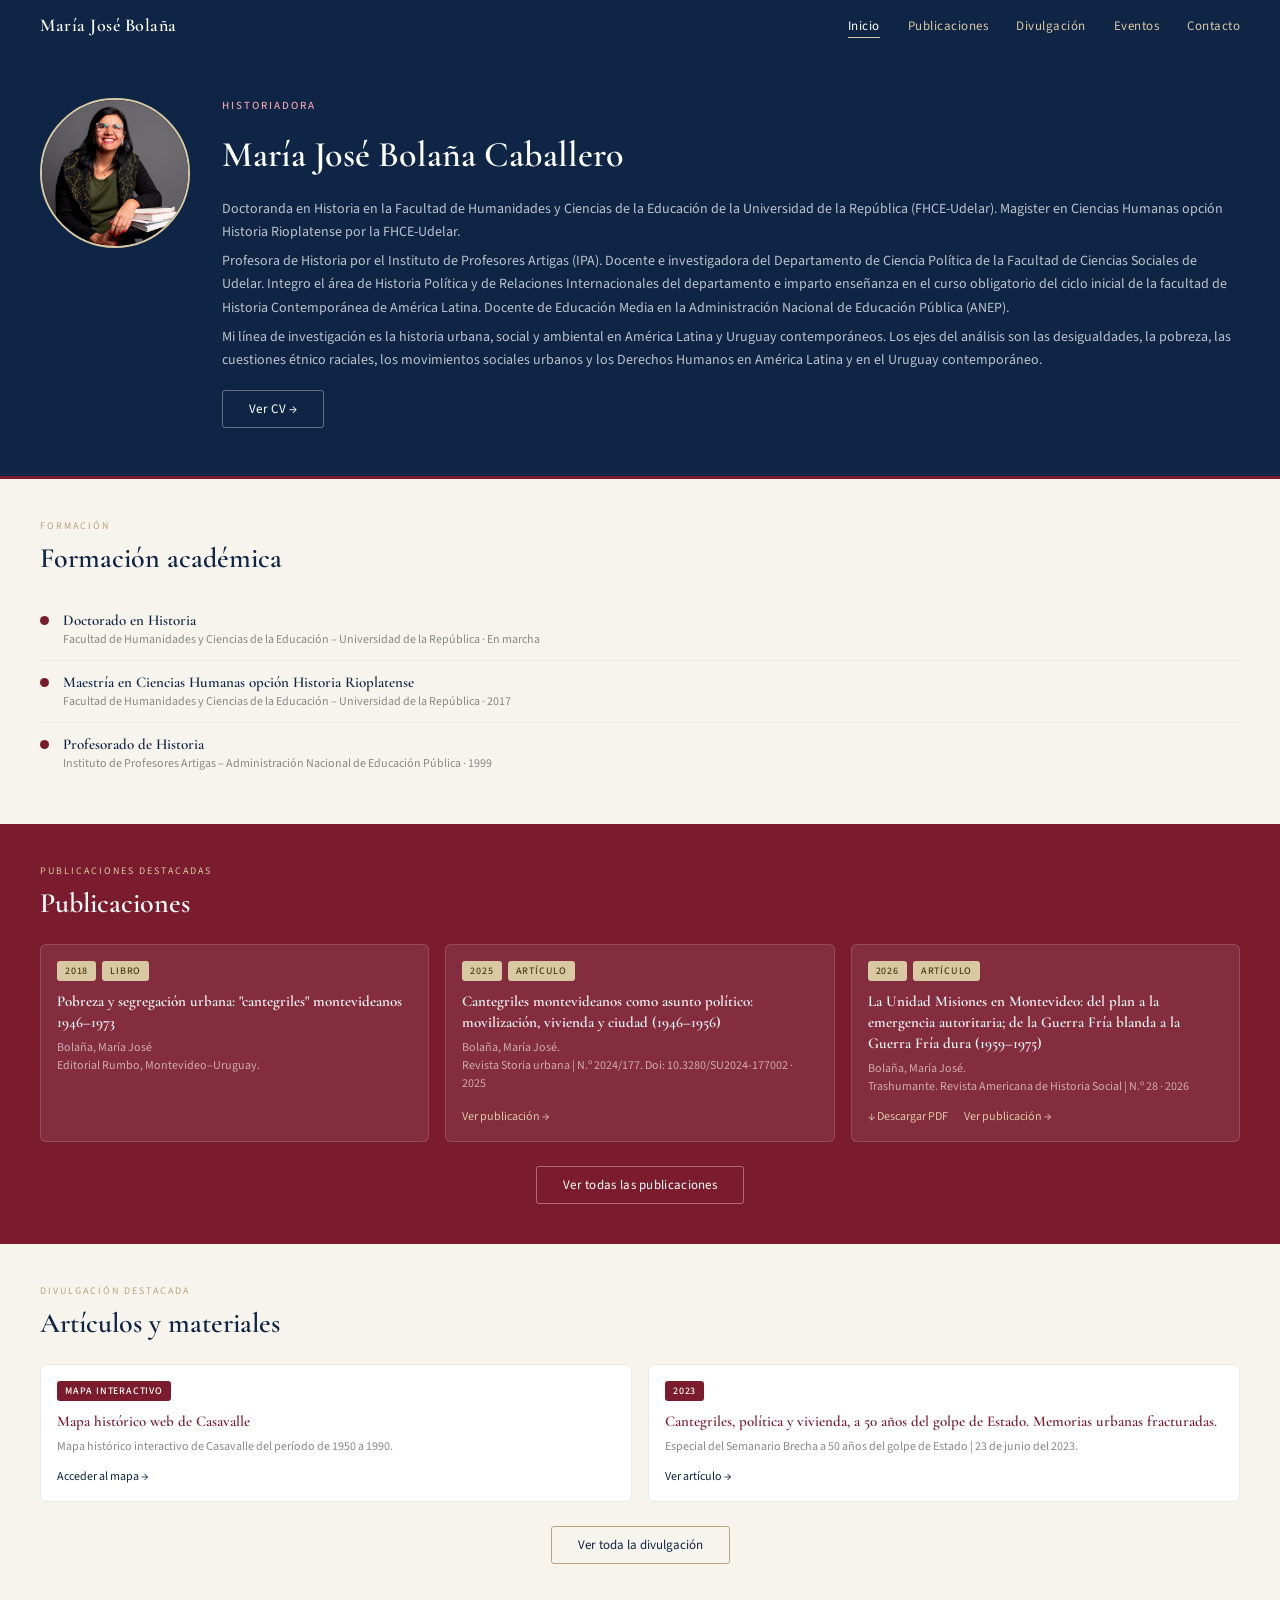
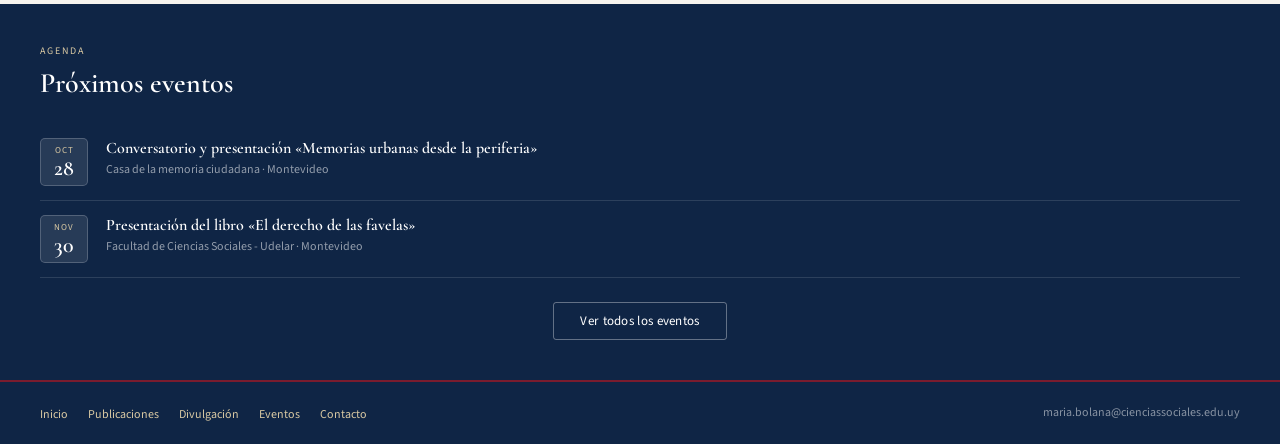
<file: index.html>
<!DOCTYPE html>
<html lang="es">
<head>
  <meta charset="UTF-8">
  <meta name="viewport" content="width=device-width, initial-scale=1.0">
  <title>María José Bolaña</title>

  <!-- SEO y vista previa al compartir -->
  <meta name="description" content="María José Bolaña. Doctoranda en Historia en la Facultad de Humanidades y Ciencias de la Educación de la Universidad de la República (FHCE-Udelar). Magister en Ciencias Humanas opción Historia Rioplatense por la FHCE-Udelar.">
  <meta name="keywords" content="maría josé bolaña, historiadora, montevideo, uruguay, publicaciones, artículos, eventos, contacto, facultad de ciencias sociales, universidad de la república, udelar, historia">
  <meta property="og:title" content="María José Bolaña">
  <meta property="og:description" content="María José Bolaña. Doctoranda en Historia en la Facultad de Humanidades y Ciencias de la Educación de la Universidad de la República (FHCE-Udelar). Magister en Ciencias Humanas opción Historia Rioplatense por la FHCE-Udelar.">
  <meta property="og:image" content="https://mariajosebolana.netlify.app/assets/perfil-mariajose.jpeg">
  <meta name="google-site-verification" content="9nA4LfUQbrpH8FGoXHZjadiaDSAkVesVZIEacCfCP_A" />

  <link rel="icon" href="favicon.ico" type="image/x-icon">
  <link rel="stylesheet" href="./css/styles.css">
</head>
<body>

  <!-- ══════════ NAVBAR ══════════ -->
  <nav class="navbar">
    <a href="index.html" class="navbar-brand">María José Bolaña</a>
    <button class="hamburger" onclick="toggleMenu()" aria-label="Menú">
      <span></span><span></span><span></span>
    </button>
    <ul class="navbar-links" id="navbar-links">
      <li><a href="#" class="current">Inicio</a></li>
      <li><a href="./pages/publicaciones.html">Publicaciones</a></li>
      <li><a href="./pages/articulos.html">Divulgación</a></li>
      <li><a href="./pages/eventos.html">Eventos</a></li>
      <li><a href="./pages/contacto.html">Contacto</a></li>
    </ul>
  </nav>

  <div class="contenedor">

    <!-- ══════════ HERO / BIOGRAFÍA ══════════ -->
    <div class="hero">
      <div class="avatar">
        <img src="./assets/perfil-mariajose.jpeg" alt="Foto de perfil" onerror="this.style.display='none'; this.parentNode.innerHTML='foto<br>perfil'">
      </div>
      <div class="hero-texto">
        <div class="subtitulo-hero">Historiadora</div>
        <h1>María José Bolaña Caballero</h1>
        <div class="hero-bio">
          <p>Doctoranda en Historia en la Facultad de Humanidades y Ciencias de la Educación de la Universidad de la República (FHCE-Udelar). Magister en Ciencias Humanas opción Historia Rioplatense por la FHCE-Udelar.</p>
          <p>Profesora de Historia por el Instituto de Profesores Artigas (IPA). Docente e investigadora del Departamento de Ciencia Política de la Facultad de Ciencias Sociales de Udelar. Integro el área de Historia Política y de Relaciones Internacionales del departamento e imparto enseñanza en el curso obligatorio del ciclo inicial de la facultad de Historia Contemporánea de América Latina. Docente de Educación Media en la Administración Nacional de Educación Pública (ANEP).</p>
          <p>Mi línea de investigación es la historia urbana, social y ambiental en América Latina y Uruguay contemporáneos. Los ejes del análisis son las desigualdades, la pobreza, las cuestiones étnico raciales, los movimientos sociales urbanos y los Derechos Humanos en América Latina y en el Uruguay contemporáneo.</p>
        </div>
        <a href="./assets/cvuy María José Bolaña. Setiembre 2026.pdf" target="_blank" class="btn-ghost btn-cv">Ver CV →</a>
      </div>
    </div>

    <!-- ══════════ FORMACIÓN ══════════ -->
    <div class="b-crema fade-in">
      <div class="label">Formación</div>
      <div class="titulo">Formación académica</div>
      <ul class="form-lista">
        <li class="form-item">
          <div class="form-dot"></div>
          <div>
            <h4>Doctorado en Historia</h4>
            <p>Facultad de Humanidades y Ciencias de la Educación – Universidad de la República · En marcha</p>
          </div>
        </li>
        <li class="form-item">
          <div class="form-dot"></div>
          <div>
            <h4>Maestría en Ciencias Humanas opción Historia Rioplatense</h4>
            <p>Facultad de Humanidades y Ciencias de la Educación – Universidad de la República · 2017</p>
          </div>
        </li>
        <li class="form-item">
          <div class="form-dot"></div>
          <div>
            <h4>Profesorado de Historia</h4>
            <p>Instituto de Profesores Artigas – Administración Nacional de Educación Pública · 1999</p>
          </div>
        </li>
      </ul>
    </div>

    <!-- ══════════ PUBLICACIONES DESTACADAS ══════════ -->
    <div class="b-borgona fade-in">
      <div class="label">Publicaciones destacadas</div>
      <div class="titulo">Publicaciones</div>
      <div class="cards3">

        <div class="card-borgona">
          <div class="card-tags">
            <span class="tag tag-arena">2018</span>
            <span class="tag tag-arena">Libro</span>
          </div>
          <h3>Pobreza y segregación urbana: "cantegriles" montevideanos 1946–1973</h3>
          <p>Bolaña, María José</p>
          <p>Editorial Rumbo, Montevideo–Uruguay.</p>
        </div>

        <div class="card-borgona">
          <div class="card-tags">
            <span class="tag tag-arena">2025</span>
            <span class="tag tag-arena">Artículo</span>
          </div>
          <h3>Cantegriles montevideanos como asunto político: movilización, vivienda y ciudad (1946–1956)</h3>
          <p>Bolaña, María José.</p>
          <p>Revista Storia urbana | N.º 2024/177. Doi: 10.3280/SU2024-177002 · 2025</p>
          <div class="card-acciones">
            <a href="https://www.francoangeli.it/riviste/articolo/77401" target="_blank" rel="noopener">Ver publicación →</a>
          </div>
        </div>

        <div class="card-borgona">
          <div class="card-tags">
            <span class="tag tag-arena">2026</span>
            <span class="tag tag-arena">Artículo</span>
          </div>
          <h3>La Unidad Misiones en Montevideo: del plan a la emergencia autoritaria; de la Guerra Fría blanda a la Guerra Fría dura (1959–1975)</h3>
          <p>Bolaña, María José.</p>
          <p>Trashumante. Revista Americana de Historia Social | N.º 28 · 2026</p>
          <div class="card-acciones">
            <a class="art-link-crema" href="./assets/Articulo-Misiones.pdf" download>↓ Descargar PDF</a>
            <a href="https://revistatrashumante.com/avada_portfolio/numero-28/" target="_blank" rel="noopener">Ver publicación →</a>
          </div>
        </div>

      </div>
      <div class="ver-mas">
        <a href="./pages/publicaciones.html" class="btn-ghost">Ver todas las publicaciones</a>
      </div>
    </div>

    <!-- ══════════ DIVULGACIÓN DESTACADA ══════════ -->
    <div class="b-crema fade-in">
      <div class="label">Divulgación destacada</div>
      <div class="titulo">Artículos y materiales</div>
      <div class="cards2">

        <div class="card-crema">
          <div class="card-tags">
            <span class="tag tag-borgona">Mapa interactivo</span>
          </div>
          <h3>Mapa histórico web de Casavalle</h3>
          <p>Mapa histórico interactivo de Casavalle del período de 1950 a 1990.</p>
          <div class="card-acciones">
            <a class="art-link-crema" href="https://share.google/fh9q6NUiyfzwJMXre" target="_blank" rel="noopener">Acceder al mapa →</a>
          </div>
        </div>

        <div class="card-crema">
          <div class="card-tags">
            <span class="tag tag-borgona">2023</span>
          </div>
          <h3>Cantegriles, política y vivienda, a 50 años del golpe de Estado. Memorias urbanas fracturadas.</h3>
          <p>Especial del Semanario Brecha a 50 años del golpe de Estado | 23 de junio del 2023.</p>
          <div class="card-acciones">
            <a class="art-link-crema" href="https://brecha.com.uy/memorias-urbanas-fracturadas/" target="_blank" rel="noopener">Ver artículo →</a>
          </div>
        </div>

      </div>
      <div class="ver-mas">
        <a href="./pages/articulos.html" class="btn-outline">Ver toda la divulgación</a>
      </div>
    </div>

    <!-- ══════════ PRÓXIMOS EVENTOS ══════════ -->
    <div class="b-azul fade-in">
      <div class="label">Agenda</div>
      <div class="titulo">Próximos eventos</div>

      <!-- Cuando no haya próximos eventos, borrar el bloque .ev de abajo y descomentar esta línea:
      <p class="no-events">No hay próximos eventos programados.</p>
      -->

      <div class="ev">
        <div class="ev-fecha"><span class="mes">oct</span><span class="dia">28</span></div>
        <div class="ev-info">
          <h4>Conversatorio y presentación «Memorias urbanas desde la periferia»</h4>
          <p>Casa de la memoria ciudadana · Montevideo</p>
        </div>
      </div>

      <div class="ev">
        <div class="ev-fecha"><span class="mes">nov</span><span class="dia">30</span></div>
        <div class="ev-info">
          <h4>Presentación del libro «El derecho de las favelas»</h4>
          <p class="ev-lugar">Facultad de Ciencias Sociales - Udelar · Montevideo</p>
          <p></p>
        </div>
      </div>

      <div class="ver-mas">
        <a href="./pages/eventos.html" class="btn-ghost">Ver todos los eventos</a>
      </div>
    </div>

    <!-- ══════════ FOOTER ══════════ -->
    <footer class="footer">
      <ul class="footer-links">
        <li><a href="#">Inicio</a></li>
        <li><a href="./pages/publicaciones.html">Publicaciones</a></li>
        <li><a href="./pages/articulos.html">Divulgación</a></li>
        <li><a href="./pages/eventos.html">Eventos</a></li>
        <li><a href="./pages/contacto.html">Contacto</a></li>
      </ul>
      <span class="footer-mail">maria.bolana@cienciassociales.edu.uy</span>
    </footer>

  </div>

  <script src="./js/menu.js"></script>

</body>
</html>
</file>
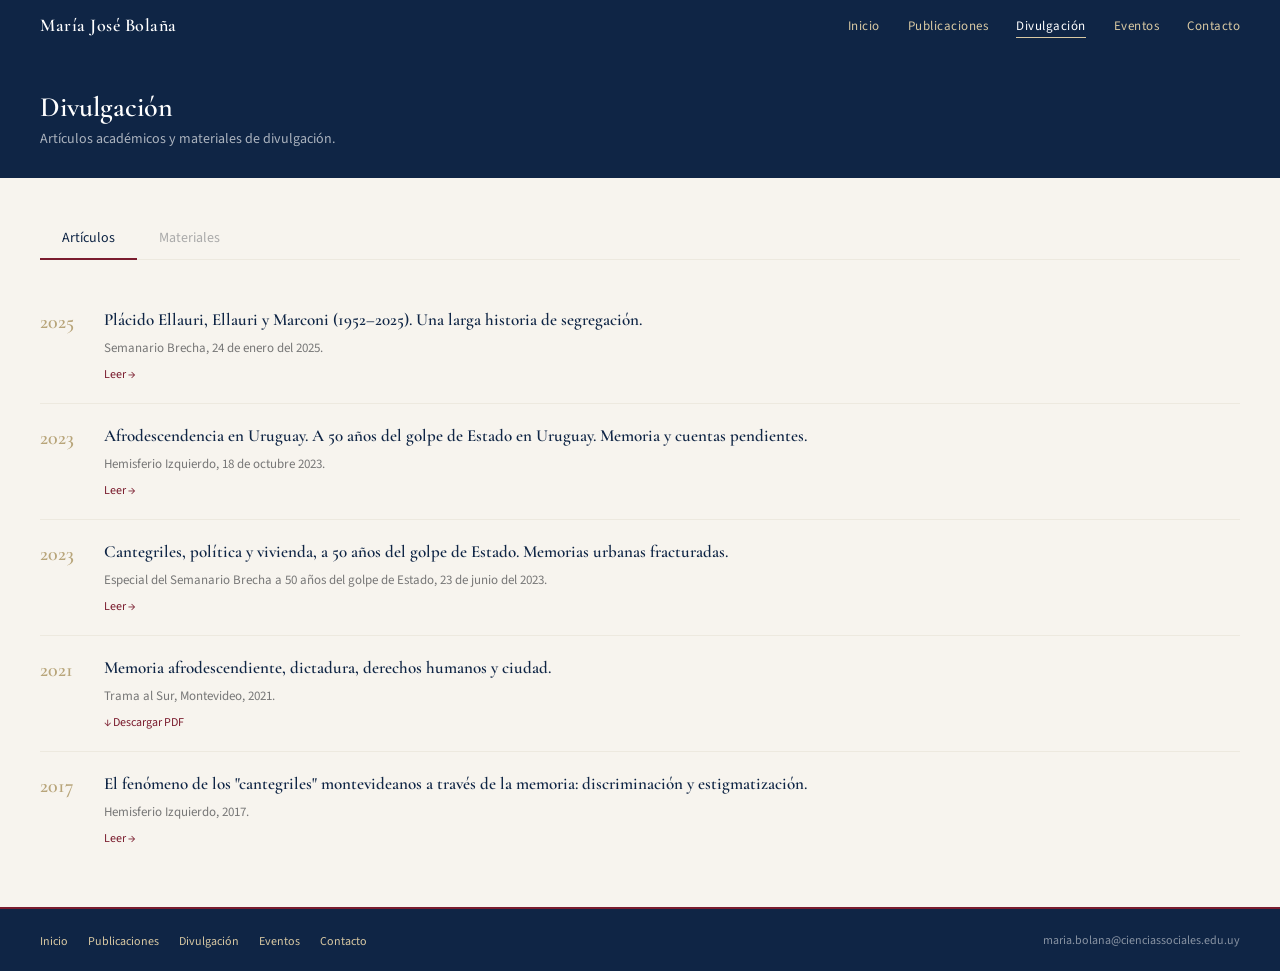
<file: pages/articulos.html>
<!DOCTYPE html>
<html lang="es">
<head>
  <meta charset="UTF-8">
  <meta name="viewport" content="width=device-width, initial-scale=1.0">
  <title>Divulgación — María José Bolaña</title>
  <link rel="stylesheet" href="../css/articulos.css">
</head>
<body>

  <!-- ══════════ NAVBAR ══════════ -->
  <nav class="navbar">
    <a href="../index.html" class="navbar-brand">María José Bolaña</a>
    <button class="hamburger" onclick="toggleMenu()" aria-label="Menú">
      <span></span><span></span><span></span>
    </button>
    <ul class="navbar-links" id="navbar-links">
      <li><a href="../index.html">Inicio</a></li>
      <li><a href="publicaciones.html">Publicaciones</a></li>
      <li><a href="#" class="current">Divulgación</a></li>
      <li><a href="eventos.html">Eventos</a></li>
      <li><a href="contacto.html">Contacto</a></li>
    </ul>
  </nav>

  <div class="contenedor">

    <!-- ══════════ ENCABEZADO ══════════ -->
    <div class="b-azul" style="padding-bottom: 28px;">
      <div class="titulo" style="margin-bottom: 4px;">Divulgación</div>
      <p style="font-size:14px; color:rgba(255,255,255,0.65); line-height:1.6;">Artículos académicos y materiales de divulgación.</p>
    </div>

    <!-- ══════════ CONTENIDO CON PESTAÑAS ══════════ -->
    <div class="b-crema fade-in">

      <div class="tabs tabs-crema">
        <div class="tab-crema active" onclick="switchTab('articulos', this)">Artículos</div>
        <div class="tab-crema" onclick="switchTab('materiales-tab', this)">Materiales</div>
      </div>

      <!-- ────────── PESTAÑA: ARTÍCULOS ────────── -->
      <div class="tab-content active" id="articulos">


        <div class="art-item art-item-crema">
          <span class="art-year art-year-crema">2025</span>
          <div class="art-info">
            <h4 class="art-titulo-crema">Plácido Ellauri, Ellauri y Marconi (1952–2025). Una larga historia de segregación.</h4>
            <p class="revista revista-crema">Semanario Brecha, 24 de enero del 2025.</p>
            <div class="art-acciones">
              <a class="art-link-crema" href="https://brecha.com.uy/una-larga-historia-de-segregacion/" target="_blank">Leer →</a>
            </div>
          </div>
        </div>

        <div class="art-item art-item-crema">
          <span class="art-year art-year-crema">2023</span>
          <div class="art-info">
            <h4 class="art-titulo-crema">Afrodescendencia en Uruguay. A 50 años del golpe de Estado en Uruguay. Memoria y cuentas pendientes.</h4>
            <p class="revista revista-crema">Hemisferio Izquierdo, 18 de octubre 2023.</p>
            <div class="art-acciones">
              <a class="art-link-crema" href="https://www.hemisferioizquierdo.uy/single-post/afrodescendencia-en-uruguay-a-50-a%C3%B1os-del-golpe-de-estado-en-uruguay-memoria-y-cuentas-pendientes" target="_blank">Leer →</a>
            </div>
          </div>
        </div>

        <div class="art-item art-item-crema">
          <span class="art-year art-year-crema">2023</span>
          <div class="art-info">
            <h4 class="art-titulo-crema">Cantegriles, política y vivienda, a 50 años del golpe de Estado. Memorias urbanas fracturadas.</h4>
            <p class="revista revista-crema">Especial del Semanario Brecha a 50 años del golpe de Estado, 23 de junio del 2023.</p>
            <div class="art-acciones">
              <a class="art-link-crema" href="https://brecha.com.uy/memorias-urbanas-fracturadas/" target="_blank">Leer →</a>
            </div>
          </div>
        </div>

        <div class="art-item art-item-crema">
          <span class="art-year art-year-crema">2021</span>
          <div class="art-info">
            <h4 class="art-titulo-crema">Memoria afrodescendiente, dictadura, derechos humanos y ciudad.</h4>
            <p class="revista revista-crema">Trama al Sur, Montevideo, 2021.</p>
            <div class="art-acciones">
              <a class="art-link-crema" href="../assets/Articulo-MemoriaAfrodecendiente.pdf" download>↓ Descargar PDF</a>
            </div>
          </div>
        </div>

        <div class="art-item art-item-crema">
          <span class="art-year art-year-crema">2017</span>
          <div class="art-info">
            <h4 class="art-titulo-crema">El fenómeno de los "cantegriles" montevideanos a través de la memoria: discriminación y estigmatización.</h4>
            <p class="revista revista-crema">Hemisferio Izquierdo, 2017.</p>
            <div class="art-acciones">
              <a class="art-link-crema" href="https://www.hemisferioizquierdo.uy/single-post/2017/08/12/el-fenomeno-de-los-ccantegriles-montevideanos-a-traves-de-la-memoria-discriminacion-y-est" target="_blank">Leer →</a>
            </div>
          </div>
        </div>

      </div>

      <!-- ────────── PESTAÑA: MATERIALES ────────── -->
      <!-- Los tres materiales usan el mismo formato de ficha (columna de imagen de 160 px + información),
           así quedan alineados entre sí. -->
      <div class="tab-content" id="materiales-tab">

        <!-- Material 1: Mapa histórico de Casavalle -->
        <div class="libro-ficha">
          <div class="libro-tapa">
            <img class="tapa-recorte"
                 src="../assets/mapa.png"
                 alt="Mapa histórico de Casavalle"
                 onerror="this.style.display='none'; this.nextElementSibling.style.display='flex'">
            <div class="tapa-placeholder" style="display:none;">sin imagen</div>
            <a class="btn-descargar-libro" href="https://share.google/fh9q6NUiyfzwJMXre" target="_blank">Acceder al mapa →</a>
          </div>
          <div class="libro-info">
            <div class="libro-anio">MAPA INTERACTIVO</div>
            <h2 class="libro-titulo">Mapa histórico web de Casavalle</h2>
            <div class="libro-resena">
              <p>Mapa histórico interactivo de Casavalle del período de 1950 a 1990, una herramienta que combina memoria, historia y tecnología para acercar la evolución de este territorio de Montevideo. El proyecto reúne información cartográfica, histórica y documental, con el objetivo de ofrecer una mirada accesible y dinámica sobre la historia urbana de Casavalle en la segunda mitad del siglo XX.</p>
              <p>Cómo funciona el mapa: la plataforma ofrece tres mapas interactivos, accesibles mediante pestañas: Primeros pobladores de la zona suburbana de Casavalle a mediados del siglo XX, Lugares y memorias 1, y Lugares y memorias 2. Al cliquear en los puntos de colores sobre el Google Map se ubican los lugares descriptos e historiados, con sus referencias básicas y fotografías históricas.</p>
            </div>
          </div>
        </div>

        <!-- Material 2: Memorias urbanas desde las periferias (sin imagen: usa portada diseñada) -->
        <div class="libro-ficha">
          <div class="libro-tapa">
            <div class="tapa-portada">
              <span class="tapa-portada-sub">Observatorio de Asentamientos</span>
              <span class="tapa-portada-texto">Memorias urbanas desde las periferias</span>
            </div>
            <a class="btn-descargar-libro" href="../assets/Articulo-MemoriasUrbanas.pdf" download>↓ Descargar PDF</a>
          </div>
          <div class="libro-info">
            <div class="libro-anio">2025</div>
            <div class="libro-anio">PROYECTO DE INVESTIGACIÓN</div>
            <h2 class="libro-titulo">Memorias urbanas desde las periferias</h2>
            <p class="libro-editorial">Observatorio de Asentamientos, Intendencia de Montevideo</p>
            <div class="libro-resena">
              <p>En el marco de un producto de difusión llevado adelante por el Observatorio de Asentamientos de la Intendencia de Montevideo he realizado un proyecto de investigación histórica titulado “Memorias urbanas desde las periferias”. El mismo busca suministrar información elaborada desde la historiografía y la memoria histórica de las formas de habitar la ciudad que desarrollaron a lo largo del siglo XX y XXI los sectores pobres montevideanos -trabajadores de bajos ingresos y/o informales, desempleados, jornaleros-, las organizaciones sociales que se dieron y sus luchas por vivienda y ciudad. Diciembre 2025.</p>
            </div>
          </div>
        </div>

        <!-- Material 3: Libro Movimientos afrolatinoamericanos -->
        <div class="libro-ficha">
          <div class="libro-tapa">
            <img src="../assets/tapa-durban.png"
                 alt="Tapa del libro Movimientos afrolatinoamericanos"
                 onerror="this.style.display='none'; this.nextElementSibling.style.display='flex'">
            <div class="tapa-placeholder" style="display:none;">sin tapa</div>
            <a class="btn-descargar-libro" href="../assets/Libro-Movimientos.pdf" download>↓ Descargar PDF</a>
          </div>
          <div class="libro-info">
            <div class="libro-anio">2020</div>
            <div class="libro-anio">LIBRO</div>
            <h2 class="libro-titulo">Movimientos afrolatinoamericanos en el camino a Durban (1999–2001). Proceso de la Conferencia Ciudadana (Chile, 2000) y la III Conferencia Mundial contra el Racismo (Durban, 2001)</h2>
            <p class="libro-autor">Bolaña, María José</p>
            <p class="libro-editorial">Mides-Uruguay</p>
            <p class="libro-resena">El libro reconstruye el proceso latinoamericano y caribeño de participación y movilización social hacia la Conferencia Mundial contra el Racismo realizada en Durban en el año 2001. A través de la memoria de algunos y algunas de sus participantes claves, provenientes de diversos países —Brasil, Venezuela, Honduras, Costa Rica, Perú, Uruguay— y, a partir de documentos escritos, el trabajo presenta un proceso histórico que forma parte del pasado reciente de los movimientos afrolatinoamericanos y caribeños en su lucha contra el racismo a nivel local y global.</p>
          </div>
        </div>

      </div>

    </div>

    <!-- ══════════ FOOTER ══════════ -->
    <footer class="footer">
      <ul class="footer-links">
        <li><a href="../index.html">Inicio</a></li>
        <li><a href="publicaciones.html">Publicaciones</a></li>
        <li><a href="#">Divulgación</a></li>
        <li><a href="eventos.html">Eventos</a></li>
        <li><a href="contacto.html">Contacto</a></li>
      </ul>
      <span class="footer-mail">maria.bolana@cienciassociales.edu.uy</span>
    </footer>

  </div>

  <script src="../js/menu.js"></script>

</body>
</html>
</file>
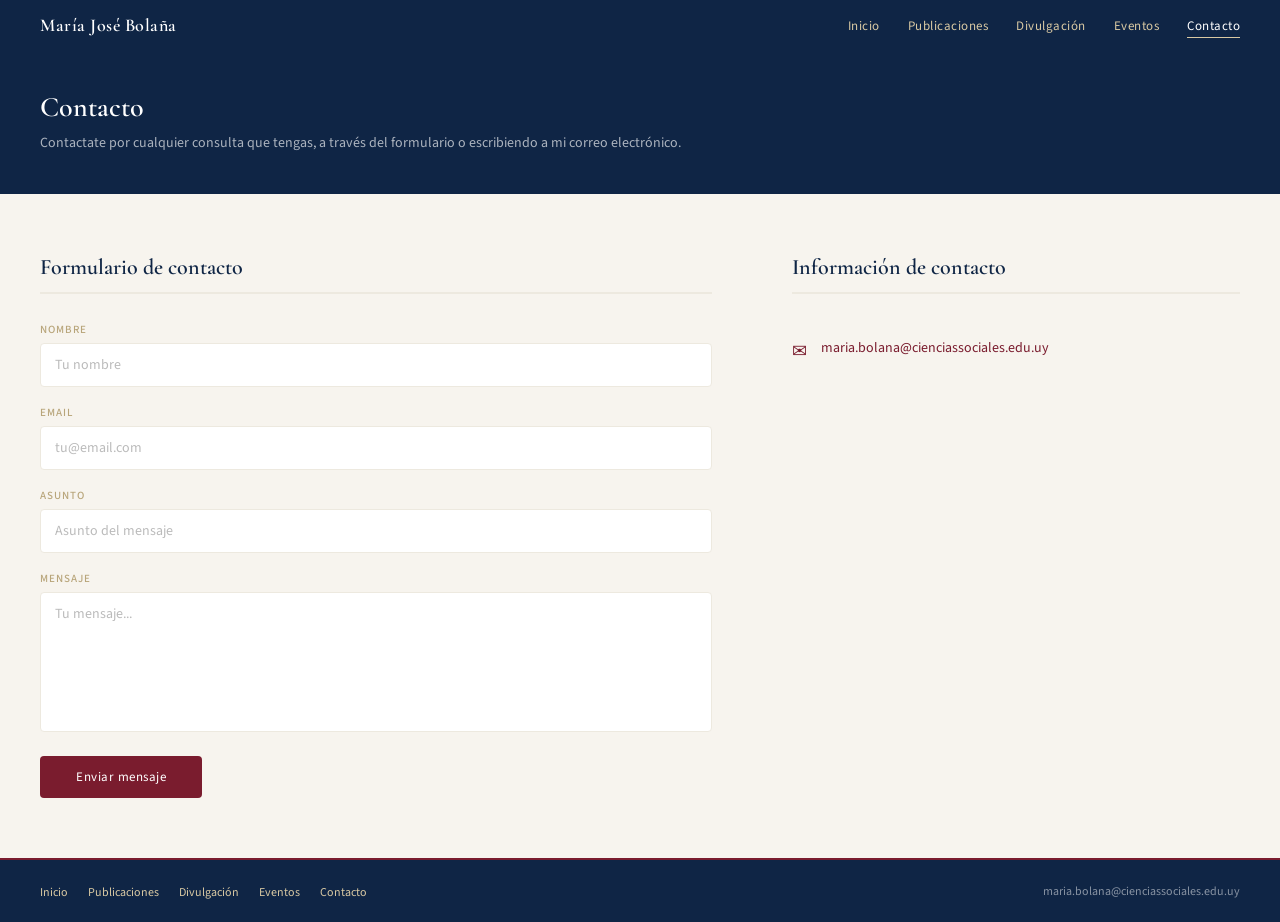
<file: pages/contacto.html>
<!DOCTYPE html>
<html lang="es">
<head>
  <meta charset="UTF-8">
  <meta name="viewport" content="width=device-width, initial-scale=1.0">
  <title>Contacto — María José Bolaña</title>
  <link rel="stylesheet" href="../css/contacto.css">
</head>
<body>

  <nav class="navbar">
    <a href="../index.html" class="navbar-brand">María José Bolaña</a>
    <button class="hamburger" onclick="toggleMenu()" aria-label="Menú">
      <span></span><span></span><span></span>
    </button>
    <ul class="navbar-links" id="navbar-links">
      <li><a href="../index.html">Inicio</a></li>
      <li><a href="publicaciones.html">Publicaciones</a></li>
      <li><a href="articulos.html">Divulgación</a></li>
      <li><a href="eventos.html">Eventos</a></li>
      <li><a href="#" class="current">Contacto</a></li>
    </ul>
  </nav>

  <div class="contenedor">

    <div class="b-azul">
      <div class="titulo">Contacto</div>
      <p style="font-size:14px; color:rgba(255,255,255,0.65); line-height:1.6;">Contactate por cualquier consulta que tengas, a través del formulario o escribiendo a mi correo electrónico.</p>
    </div>

    <div class="b-crema fade-in">
      <div class="contacto-grid">

        <!-- FORMULARIO -->
        <div>
          <div class="form-titulo">Formulario de contacto</div>
          <form action="https://formspree.io/f/contacto" method="POST">
            <div class="campo">
              <label for="nombre">Nombre</label>
              <input type="text" id="nombre" name="nombre" placeholder="Tu nombre" required>
            </div>
            <div class="campo">
              <label for="email">Email</label>
              <input type="email" id="email" name="email" placeholder="tu@email.com" required>
            </div>
            <div class="campo">
              <label for="asunto">Asunto</label>
              <input type="text" id="asunto" name="asunto" placeholder="Asunto del mensaje" required>
            </div>
            <div class="campo">
              <label for="mensaje">Mensaje</label>
              <textarea id="mensaje" name="mensaje" placeholder="Tu mensaje..." required></textarea>
            </div>
            <button type="submit" class="btn-enviar">Enviar mensaje</button>
          </form>
        </div>

        <!-- INFO -->
        <div>
          <div class="info-titulo">Información de contacto</div>
          <div class="info-item">
            <span class="info-icono">✉</span>
            <p><a href="mailto:maria.bolana@cienciassociales.edu.uy">maria.bolana@cienciassociales.edu.uy</a></p>
          </div>
        </div>

      </div>
    </div>

    <footer class="footer">
      <ul class="footer-links">
        <li><a href="../index.html">Inicio</a></li>
        <li><a href="publicaciones.html">Publicaciones</a></li>
        <li><a href="articulos.html">Divulgación</a></li>
        <li><a href="eventos.html">Eventos</a></li>
        <li><a href="#" class="current">Contacto</a></li>
      </ul>
      <span class="footer-mail">maria.bolana@cienciassociales.edu.uy</span>
    </footer>

  </div>

  <script src="../js/menu.js"></script>
  <script>
    const observer = new IntersectionObserver((entries) => {
      entries.forEach(e => {
        if (e.isIntersecting) { e.target.classList.add('visible'); observer.unobserve(e.target); }
      });
    }, { threshold: 0.1 });
    document.querySelectorAll('.fade-in').forEach(el => observer.observe(el));
  </script>

</body>
</html>
</file>
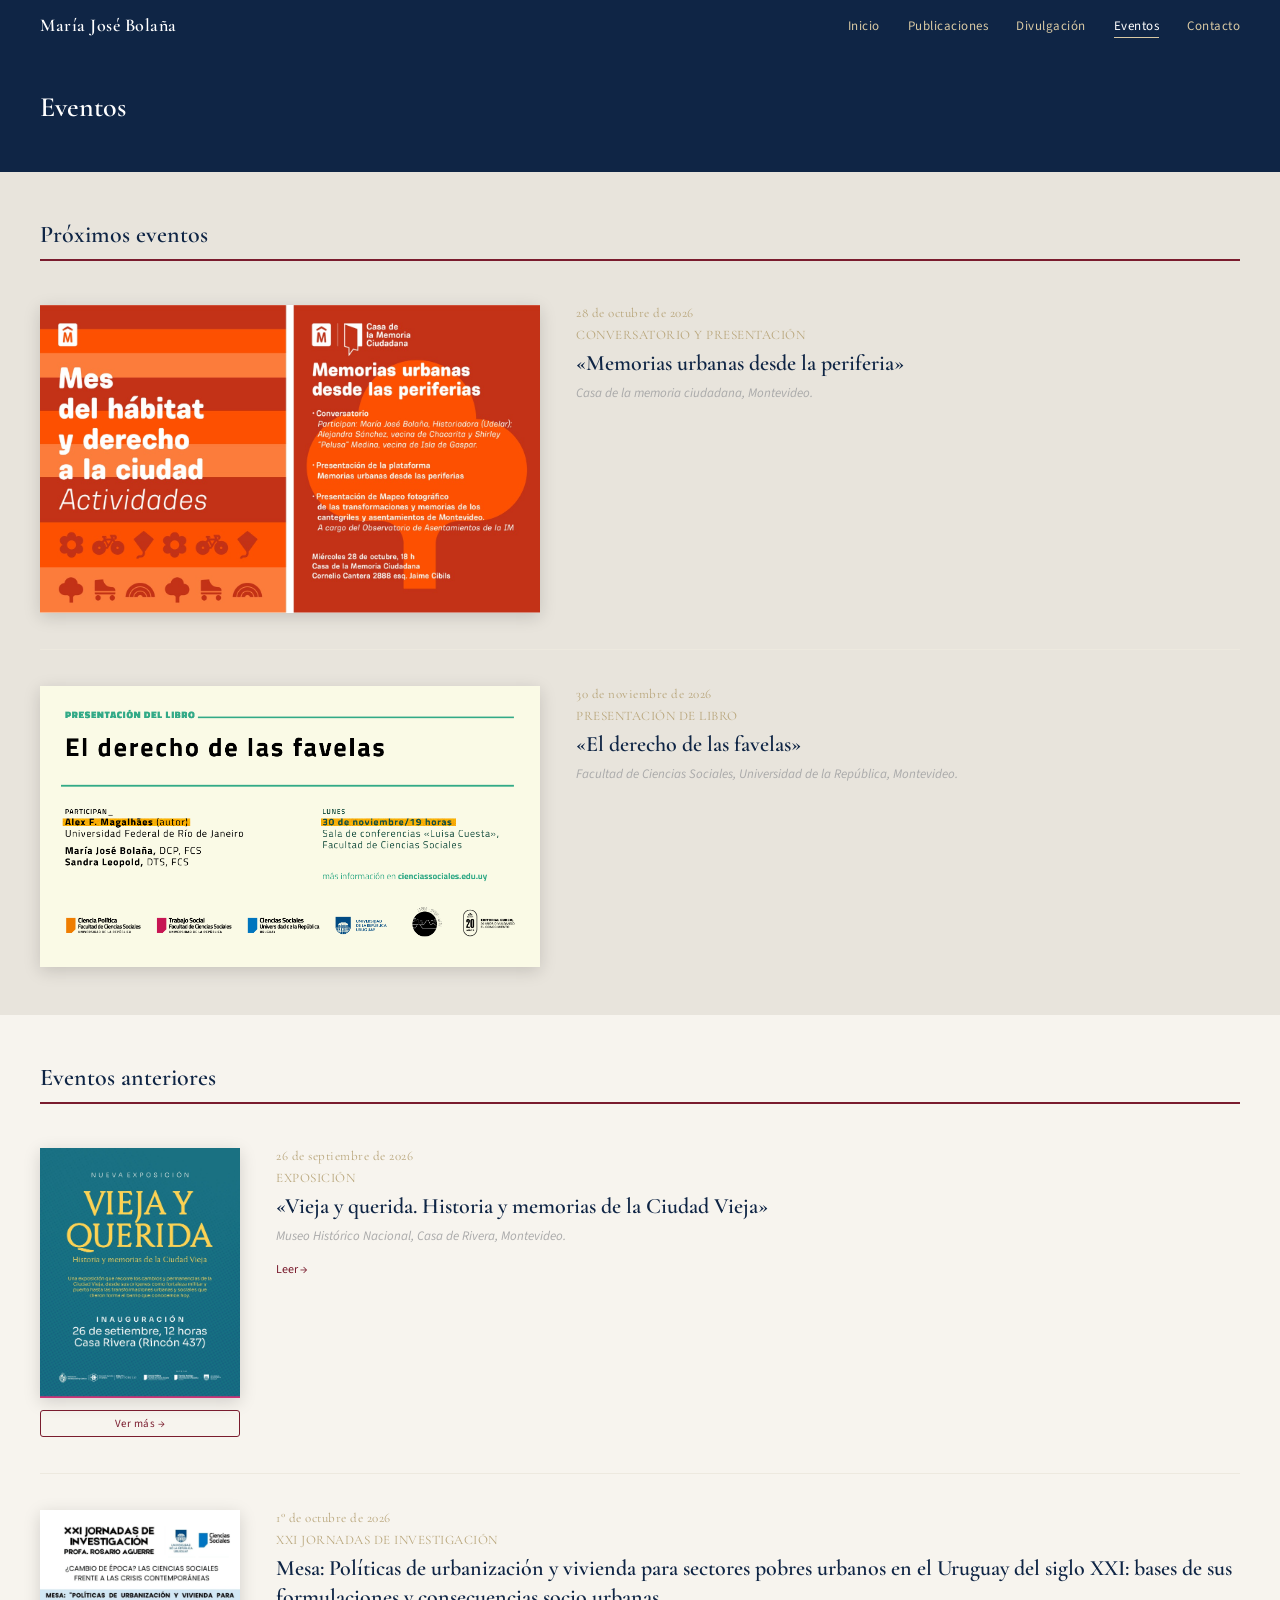
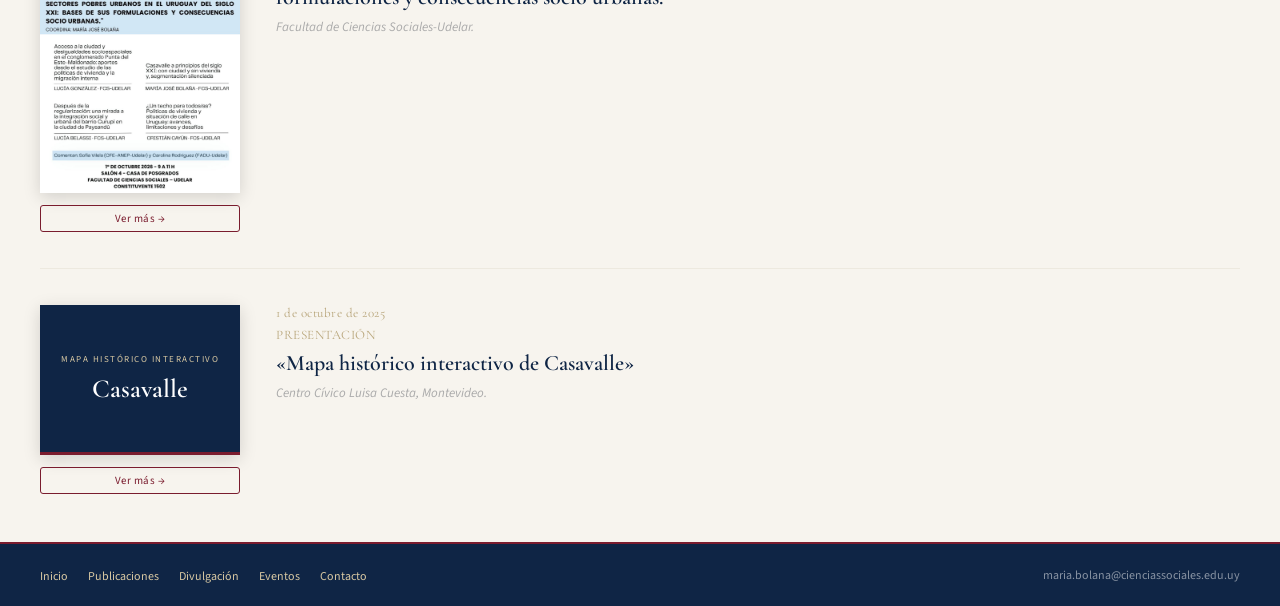
<file: pages/eventos.html>
<!DOCTYPE html>
<html lang="es">
<head>
  <meta charset="UTF-8">
  <meta name="viewport" content="width=device-width, initial-scale=1.0">
  <title>Eventos — María José Bolaña</title>
  <link rel="stylesheet" href="../css/eventos.css">
</head>
<body>

  <!-- ══════════ NAVBAR ══════════ -->
  <nav class="navbar">
    <a href="../index.html" class="navbar-brand">María José Bolaña</a>
    <button class="hamburger" onclick="toggleMenu()" aria-label="Menú">
      <span></span><span></span><span></span>
    </button>
    <ul class="navbar-links" id="navbar-links">
      <li><a href="../index.html">Inicio</a></li>
      <li><a href="publicaciones.html">Publicaciones</a></li>
      <li><a href="articulos.html">Divulgación</a></li>
      <li><a href="#" class="current">Eventos</a></li>
      <li><a href="contacto.html">Contacto</a></li>
    </ul>
  </nav>

  <div class="contenedor">

    <!-- ══════════ ENCABEZADO ══════════ -->
    <div class="b-azul">
      <div class="titulo">Eventos</div>
    </div>

    <!-- ══════════ PRÓXIMOS EVENTOS ══════════ -->
    <section class="seccion-eventos seccion-proximos">
      <h2 class="seccion-titulo">Próximos eventos</h2>

      <!-- Cuando no haya próximos eventos, borrar la ficha de abajo y descomentar este bloque:
      <div class="sin-eventos">
        <div class="sin-eventos-icono">📅</div>
        <p>Por el momento no hay eventos programados.</p>
      </div>
      -->

      <div class="ev-ficha">
        <div class="ev-media">
          <a href="../assets/Evento-MesHabitat.jpeg" target="_blank" class="ev-foto">
            <img src="../assets/Evento-MesHabitat.jpeg"
                 alt="Conversatorio y presentación «Memorias urbanas desde la periferia»"
                 loading="lazy"
                 onerror="this.parentNode.style.display='none'; this.parentNode.nextElementSibling.style.display='flex'">
          </a>
          <div class="foto-placeholder" style="display:none;">sin foto</div>
        </div>
        <div class="ev-info">
          <div class="ev-dato">28 de octubre de 2026</div>
          <div class="ev-dato">CONVERSATORIO Y PRESENTACIÓN</div>
          <h3 class="ev-titulo">«Memorias urbanas desde la periferia»</h3>
          <p class="ev-lugar">Casa de la memoria ciudadana, Montevideo.</p>
          <!-- Descripción opcional:
          <p class="ev-resena">Texto breve sobre el evento y la participación de María José.</p>
          -->
        </div>
      </div>

      <div class="ev-ficha">
        <div class="ev-media">
          <a href="../assets/Evento-DerechoFavelas.png" target="_blank" class="ev-foto">
            <img src="../assets/Evento-DerechoFavelas.png"
                 alt="Presentación del libro «El derecho de las favelas»"
                 loading="lazy"
                 onerror="this.parentNode.style.display='none'; this.parentNode.nextElementSibling.style.display='flex'">
          </a>
          <div class="foto-placeholder" style="display:none;">sin foto</div>
        </div>
        <div class="ev-info">
          <div class="ev-dato">30 de noviembre de 2026</div>
          <div class="ev-dato">PRESENTACIÓN DE LIBRO</div>
          <h3 class="ev-titulo">«El derecho de las favelas»</h3>
          <p class="ev-lugar">Facultad de Ciencias Sociales, Universidad de la República, Montevideo.</p>
          <!-- Descripción opcional:
          <p class="ev-resena">Texto breve sobre el evento y la participación de María José.</p>
          -->
        </div>
      </div>


    </section>

    <!-- ══════════ EVENTOS ANTERIORES ══════════ -->
    <section class="seccion-eventos seccion-crema">

      <h2 class="seccion-titulo">Eventos anteriores</h2>

      <!-- Exposición «Vieja querida historia» -->
      <div class="ev-ficha">
        <div class="ev-media">
          <a href="../assets/evento-anterior.jpg" target="_blank" class="ev-foto">
            <img src="../assets/evento-anterior.jpg"
                 alt="Exposición «Vieja querida historia: memorias de la ciudad»"
                 loading="lazy"
                 onerror="this.parentNode.style.display='none'; this.parentNode.nextElementSibling.style.display='flex'">
          </a>
          <div class="foto-placeholder" style="display:none;">sin foto</div>
          <a class="btn-ver-evento" href="https://www.gub.uy/ministerio-educacion-cultura/comunicacion/calendario-actividades/inauguracion-exposicion-vieja-querida-historia-memorias-ciudad" target="_blank" rel="noopener">Ver más →</a>
        </div>
        <div class="ev-info">
          <div class="ev-dato">26 de septiembre de 2026</div>
          <div class="ev-dato">EXPOSICIÓN</div>
          <h3 class="ev-titulo">«Vieja y querida. Historia y memorias de la Ciudad Vieja»</h3>
          <p class="ev-lugar">Museo Histórico Nacional, Casa de Rivera, Montevideo.</p>
          <div class="art-acciones">
              <a class="art-link-crema" href="https://mediospublicos.uy/la-historia-de-la-ciudad-vieja-en-sus-multiples-dimensiones/?fbclid=IwY2xjawU2TS1leHRuA2FlbQIxMQBwZG9mBXNydGMGYXBwX2lkEDIyMjAzOTE3ODgyMDA4OTIAAR4Vwu4YOlqfShDLfMl40YtbRF2J4WPt9aV9K_VhjE6IHMoNcvhJK8_BiqQDHA_aem_rEVQWElQo91XWnwJfDUR8w" target="_blank">Leer →</a>
            </div>
          <!-- Descripción opcional:
          <p class="ev-resena">Texto breve sobre el evento y la participación de María José.</p>
          -->
        </div>
      </div>

      <div class="ev-ficha">
        <div class="ev-media">
          <a href="../assets/evento-proximo-dos.jpg" target="_blank" class="ev-foto">
            <img src="../assets/evento-proximo-dos.jpg"
                 alt="Mesa: Políticas de urbanización y vivienda para sectores pobres urbanos en el Uruguay del siglo XXI: bases de sus formulaciones y consecuencias socio urbanas."
                 loading="lazy"
                 onerror="this.parentNode.style.display='none'; this.parentNode.nextElementSibling.style.display='flex'">
          </a>
          <div class="foto-placeholder" style="display:none;">sin foto</div>
          <a class="btn-ver-evento" href="https://cienciassociales.edu.uy/noticias/xxi-jornadas-de-investigacion-cientifica/" target="_blank" rel="noopener">Ver más →</a>
        </div>
        <div class="ev-info">
          <div class="ev-dato">1° de octubre de 2026</div>
          <div class="ev-dato">XXI JORNADAS DE INVESTIGACIÓN</div>
          <h3 class="ev-titulo">Mesa: Políticas de urbanización y vivienda para sectores pobres urbanos en el Uruguay del siglo XXI: bases de sus formulaciones y consecuencias socio urbanas.</h3>
          <p class="ev-lugar">Facultad de Ciencias Sociales-Udelar.</p>
          <!-- Descripción opcional:
          <p class="ev-resena">Texto breve sobre el evento y la participación de María José.</p>
          -->
        </div>
      </div>

      <!-- Presentación del Mapa histórico de Casavalle (sin foto: usa portada diseñada) -->
      <div class="ev-ficha">
        <div class="ev-media">
          <div class="ev-portada">
            <span class="ev-portada-sub">Mapa histórico interactivo</span>
            <span class="ev-portada-texto">Casavalle</span>
          </div>
          <a class="btn-ver-evento" href="https://municipiod.montevideo.gub.uy/mapeo-hist%C3%B3rico-de-casavalle" target="_blank" rel="noopener">Ver más →</a>
        </div>
        <div class="ev-info">
          <div class="ev-dato">1 de octubre de 2025</div>
          <div class="ev-dato">PRESENTACIÓN</div>
          <h3 class="ev-titulo">«Mapa histórico interactivo de Casavalle»</h3>
          <p class="ev-lugar">Centro Cívico Luisa Cuesta, Montevideo.</p>
          <!-- Descripción opcional:
          <p class="ev-resena">Texto breve sobre el evento y la participación de María José.</p>
          -->
        </div>
      </div>

    </section>

  </div>

  <!-- ══════════ FOOTER ══════════ -->
  <footer class="footer">
    <ul class="footer-links">
      <li><a href="../index.html">Inicio</a></li>
      <li><a href="publicaciones.html">Publicaciones</a></li>
      <li><a href="articulos.html">Divulgación</a></li>
      <li><a href="#" class="current">Eventos</a></li>
      <li><a href="contacto.html">Contacto</a></li>
    </ul>
    <span class="footer-mail">maria.bolana@cienciassociales.edu.uy</span>
  </footer>

  <script src="../js/menu.js"></script>

</body>
</html>
</file>
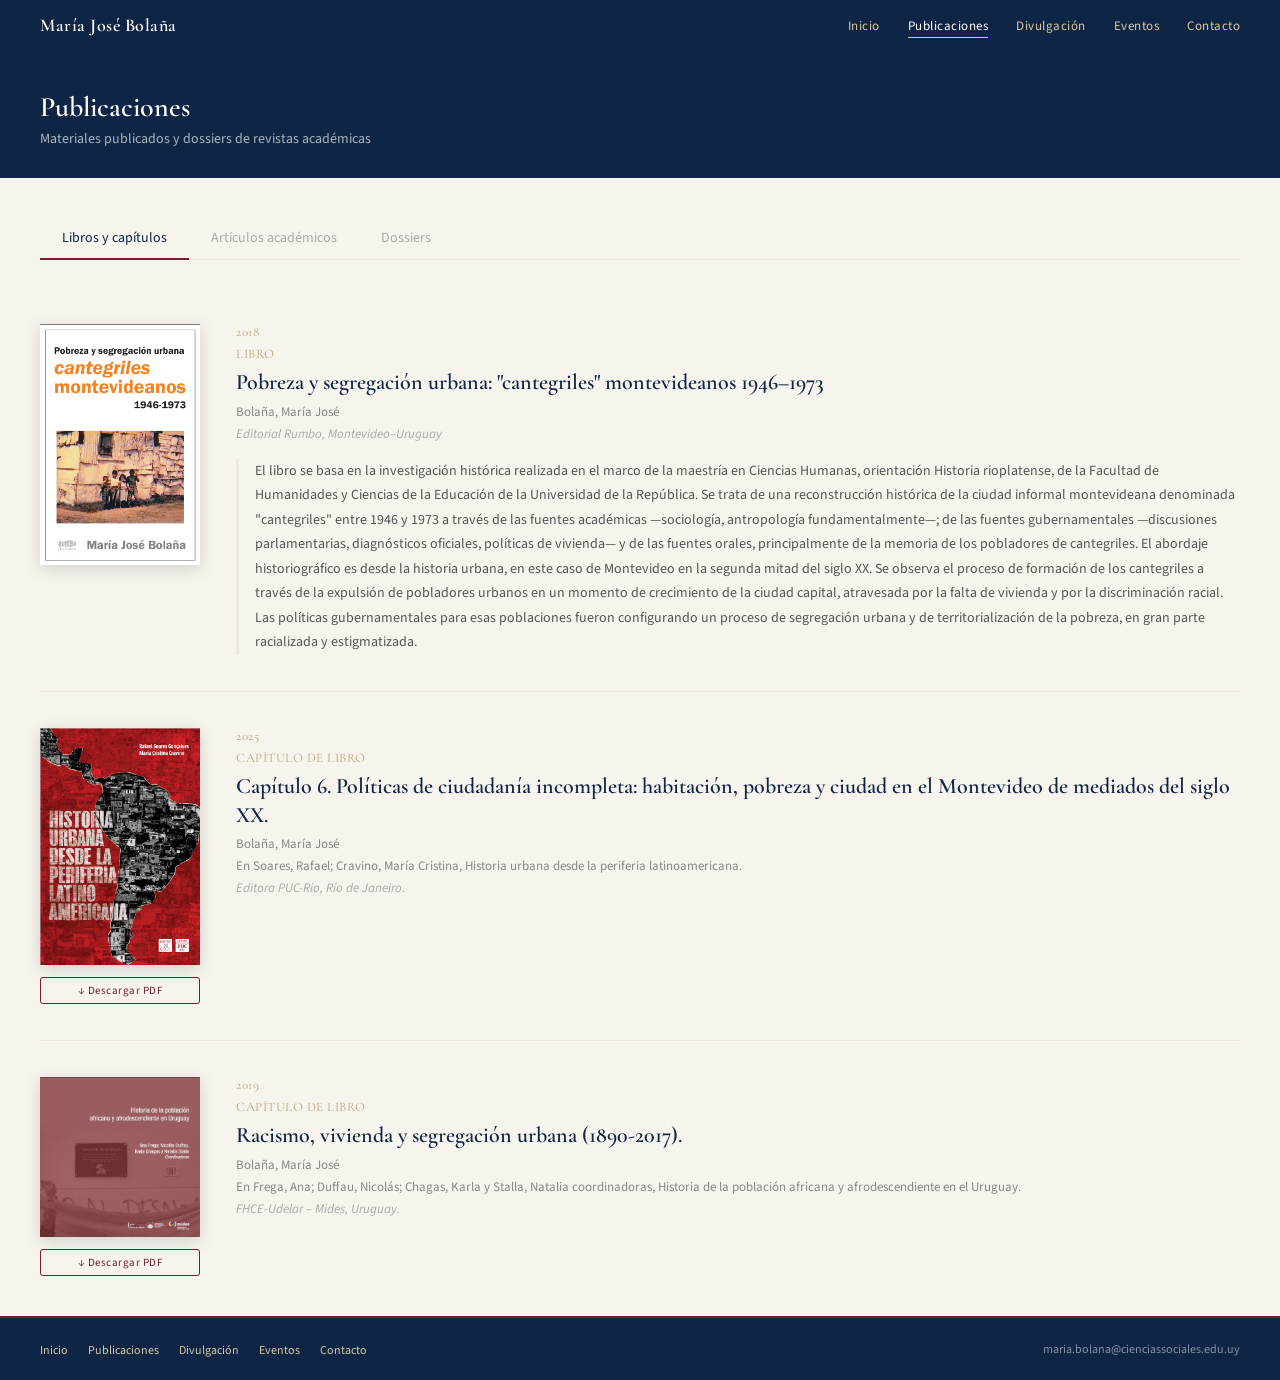
<file: pages/publicaciones.html>
<!DOCTYPE html>
<html lang="es">
<head>
  <meta charset="UTF-8">
  <meta name="viewport" content="width=device-width, initial-scale=1.0">
  <title>Publicaciones — María José Bolaña</title>
  <link rel="stylesheet" href="../css/publicaciones.css">
</head>
<body>

  <nav class="navbar">
    <a href="../index.html" class="navbar-brand">María José Bolaña</a>
    <button class="hamburger" onclick="toggleMenu()" aria-label="Menú">
      <span></span><span></span><span></span>
    </button>
    <ul class="navbar-links" id="navbar-links">
      <li><a href="../index.html">Inicio</a></li>
      <li><a href="#" class="current">Publicaciones</a></li>
      <li><a href="articulos.html">Divulgación</a></li>
      <li><a href="eventos.html">Eventos</a></li>
      <li><a href="contacto.html">Contacto</a></li>
    </ul>
  </nav>

  <div class="contenedor">

    <div class="b-azul" style="padding-bottom: 28px;">
      <div class="titulo" style="margin-bottom: 4px;">Publicaciones</div>
      <p style="font-size:14px; color:rgba(255,255,255,0.65); line-height:1.6;">Materiales publicados y dossiers de revistas académicas</p>
    </div>

    <div class="b-crema fade-in">
      <div class="tabs tabs-crema">
        <div class="tab-crema active" onclick="switchTab('publicaciones', this)">Libros y capítulos</div>
        <div class="tab-crema" onclick="switchTab('articulos', this)">Artículos académicos</div>
        <div class="tab-crema" onclick="switchTab('dossiers', this)">Dossiers</div>
      </div>

      <!-- PUBLICAIONES -->
      <div class="tab-content active" id="publicaciones">
        <div class="libro-ficha">
          <div class="libro-tapa">
            <img src="../assets/tapa-cantegriles.png"
                 alt="Tapa del libro Pobreza y segregación urbana"
                 onerror="this.style.display='none'; this.nextElementSibling.style.display='flex'">
            <div class="tapa-placeholder" style="display:none;">sin tapa</div>
          </div>
          <div class="libro-info">
            <div class="libro-anio">2018</div>
            <div class="libro-anio">LIBRO</div>
            <h2 class="libro-titulo">Pobreza y segregación urbana: "cantegriles" montevideanos 1946–1973</h2>
            <p class="libro-autor">Bolaña, María José</p>
            <p class="libro-editorial">Editorial Rumbo, Montevideo–Uruguay</p>
            <p class="libro-resena">El libro se basa en la investigación histórica realizada en el marco de la maestría en Ciencias Humanas, orientación Historia rioplatense, de la Facultad de Humanidades y Ciencias de la Educación de la Universidad de la República. Se trata de una reconstrucción histórica de la ciudad informal montevideana denominada "cantegriles" entre 1946 y 1973 a través de las fuentes académicas —sociología, antropología fundamentalmente—; de las fuentes gubernamentales —discusiones parlamentarias, diagnósticos oficiales, políticas de vivienda— y de las fuentes orales, principalmente de la memoria de los pobladores de cantegriles. El abordaje historiográfico es desde la historia urbana, en este caso de Montevideo en la segunda mitad del siglo XX. Se observa el proceso de formación de los cantegriles a través de la expulsión de pobladores urbanos en un momento de crecimiento de la ciudad capital, atravesada por la falta de vivienda y por la discriminación racial. Las políticas gubernamentales para esas poblaciones fueron configurando un proceso de segregación urbana y de territorialización de la pobreza, en gran parte racializada y estigmatizada.</p>
          </div>
        </div>

        <div class="libro-ficha">
          <div class="libro-tapa">
            <img src="../assets/tapa-historiaurbana.png"
                 alt="Tapa del libro Historia urbana desde la periferia latinoamericana"
                 onerror="this.style.display='none'; this.nextElementSibling.style.display='flex'">
            <div class="tapa-placeholder" style="display:none;">sin tapa</div>
            <a class="btn-descargar-libro" href="https://www.editora.puc-rio.br/cgi/cgilua.exe/sys/start.htm?infoid=1354&sid=3" target="_blank">↓ Descargar PDF</a>
          </div>
          <div class="libro-info">
            <div class="libro-anio">2025</div>
            <div class="libro-anio">CAPÍTULO DE LIBRO</div>
            <h2 class="libro-titulo">Capítulo 6. Políticas de ciudadanía incompleta: habitación, pobreza y ciudad en el Montevideo de mediados del siglo XX.</h2>
            <p class="libro-autor">Bolaña, María José</p>
            <p class="libro-autor">En Soares, Rafael; Cravino, María Cristina, Historia urbana desde la periferia latinoamericana.</p>
            <p class="libro-editorial">Editora PUC-Rio, Río de Janeiro.</p>
          </div>
        </div>

        <div class="libro-ficha">
          <div class="libro-tapa">
            <img src="../assets/tapa-poblacionafricana.png"
                 alt="Tapa del libro Historia de la población africana y afrodescendiente en el Uruguay."
                 onerror="this.style.display='none'; this.nextElementSibling.style.display='flex'">
            <div class="tapa-placeholder" style="display:none;">sin tapa</div>
            <a class="btn-descargar-libro" href="../assets/Capitulo-PoblacionAfricana.pdf" download>↓ Descargar PDF</a>
          </div>
          <div class="libro-info">
            <div class="libro-anio">2019</div>
            <div class="libro-anio">CAPÍTULO DE LIBRO</div>
            <h2 class="libro-titulo">Racismo, vivienda y segregación urbana (1890-2017).</h2>
            <p class="libro-autor">Bolaña, María José</p>
            <p class="libro-autor">En Frega, Ana; Duffau, Nicolás; Chagas, Karla y Stalla, Natalia coordinadoras, Historia de la población africana y afrodescendiente en el Uruguay.</p>
            <p class="libro-editorial">FHCE-Udelar – Mides, Uruguay. </p>
          </div>
        </div>
      </div>


      <div class="tab-content" id="articulos">

        <div class="art-item art-item-crema">
          <span class="art-year art-year-crema">2026</span>
          <div class="art-info">
            <h4 class="art-titulo-crema">Pobreza urbana y ciudadanía incompleta en tiempos de terrorismo de Estado y transición democrática: Montevideo, 1973-1989.</h4>
            <p class="revista revista-crema">Revista Mundos do Trabalho, 2026.</p>
            <div class="art-acciones">
              <a class="art-link-crema" href="../assets/Articulo-PobrezaUrbana.pdf" download>↓ Descargar PDF</a>
              <a class="art-link-crema" href="https://periodicos.ufsc.br/index.php/mundosdotrabalho/article/view/111054" target="_blank">Leer →</a>
            </div>
          </div>
        </div>

        <div class="art-item art-item-crema">
          <span class="art-year art-year-crema">2026</span>
          <div class="art-info">
            <h4 class="art-titulo-crema">La Unidad Misiones en Montevideo: del plan a la emergencia autoritaria; de la Guerra Fría blanda a la Guerra Fría dura (1959–1975)</h4>
            <p class="revista revista-crema">Trashumante. Revista Americana de Historia Social | N.º 28 · 2026 ·</p>
            <div class="art-acciones">
              <a class="art-link-crema" href="../assets/Articulo-Misiones.pdf" download>↓ Descargar PDF</a>
              <a class="art-link-crema" href="https://revistatrashumante.com/avada_portfolio/numero-28/" target="_blank">Ver publicación →</a>
            </div>
          </div>
        </div>

        <div class="art-item art-item-crema">
          <span class="art-year art-year-crema">2025</span>
          <div class="art-info">
            <h4 class="art-titulo-crema">Cantegriles montevideanos como asunto político: movilización, vivienda y ciudad (1946–1956)</h4>
            <p class="revista revista-crema">Revista Storia urbana | N.º 2024/177. Doi: 10.3280/SU2024-177002 · 2025 ·</p>
            <div class="art-acciones">
              <a class="art-link-crema" href="https://www.francoangeli.it/riviste/articolo/77401" target="_blank">Ver publicación →</a>
            </div>
          </div>
        </div>

        <div class="art-item art-item-crema">
          <span class="art-year art-year-crema">2022</span>
          <div class="art-info">
            <h4 class="art-titulo-crema">Segregación urbana en el Estado benefactor: la política de barrios de emergencia y el desalojo urbano en Montevideo (1952–1958)</h4>
            <p class="revista revista-crema">Revista eletrônica da ANPHLAC | Volumen 22 · (pp. 150–185) · 2022 ·</p>
            <div class="art-acciones">
              <a class="art-link-crema" href="../assets/Articulo-SegregacionUrbana.pdf" download>↓ Descargar PDF</a>
              <a class="art-link-crema" href="https://doi.org/10.46752/anphlac.34.2022.4101" target="_blank">Ver publicación →</a>
            </div>
          </div>
        </div>

        <div class="art-item art-item-crema">
          <span class="art-year art-year-crema">2021</span>
          <div class="art-info">
            <h4 class="art-titulo-crema">De mundo Afro a la Conferencia Mundial contra el Racismo (1988–2001): identidad y movilización política en la lucha contra el racismo y sus consecuencias en América Latina</h4>
            <p class="revista revista-crema">Revista Encuentros uruguayos | Volumen XIV, N.º 1 · (pp. 92–111) · Enero–Junio 2021 ·</p>
            <div class="art-acciones">
              <a class="art-link-crema" href="../assets/Articulo-Afro.pdf" download>↓ Descargar PDF</a>
              <a class="art-link-crema" href="https://ojs.fhce.edu.uy/index.php/encuru/issue/view/91" target="_blank">Ver publicación →</a>
            </div>
          </div>
        </div>

        <div class="art-item art-item-crema">
          <span class="art-year art-year-crema">2019</span>
          <div class="art-info">
            <h4 class="art-titulo-crema">La transformación de organizaciones sociales y el Estado uruguayo en la transición democrática (1979–1999)</h4>
            <p class="revista revista-crema">Revista Contemporánea. Historia y problemas del siglo XX | Año 10, Volumen 10 · (pp. 119–136) · Uruguay 2019 ·</p>
            <div class="art-acciones">
              <a class="art-link-crema" href="../assets/Articulo-Transformacion.pdf" download>↓ Descargar PDF</a>
              <a class="art-link-crema" href="https://ojs.fhce.edu.uy/index.php/cont/issue/view/57" target="_blank">Ver publicación →</a>
            </div>
          </div>
        </div>

        <div class="art-item art-item-crema">
          <span class="art-year art-year-crema">2018</span>
          <div class="art-info">
            <h4 class="art-titulo-crema">La política gubernamental y la cuestión de los cantegriles en el neobatllismo: pobreza y discriminación (1955–1960)</h4>
            <p class="revista revista-crema">Clepsidra. Revista Interdisciplinaria de Estudios sobre Memoria | Volumen 5, N.º 10 · (pp. 36–53) · Argentina, Octubre 2018 ·</p>
            <div class="art-acciones">
              <a class="art-link-crema" href="../assets/Articulo-PoliticaGubernamental.pdf" download>↓ Descargar PDF</a>
              <a class="art-link-crema" href="https://revistas.ides.org.ar/clepsidra/es/issue/view/20" target="_blank">Ver publicación →</a>
            </div>
          </div>
        </div>

        <div class="art-item art-item-crema">
          <span class="art-year art-year-crema">2017</span>
          <div class="art-info">
            <h4 class="art-titulo-crema">Políticas públicas y cantegriles en Montevideo (1946–1973)</h4>
            <p class="revista revista-crema">Urbana: Revista Eletrônica Centro Interdisciplinario Estudios CID | Volumen 9, N.º 1 [15] · (pp. 97–121) · Campinas 2017 ·</p>
            <div class="art-acciones">
              <a class="art-link-crema" href="../assets/Articulo-PoliticasPublicas.pdf" download>↓ Descargar PDF</a>
              <a class="art-link-crema" href="https://econtents.sbu.unicamp.br/inpec/index.php/urbana/issue/view/1182" target="_blank">Ver publicación →</a>
            </div>
          </div>
        </div>

        <div class="art-item art-item-crema">
          <span class="art-year art-year-crema">2016</span>
          <div class="art-info">
            <h4 class="art-titulo-crema">El fenómeno de los cantegriles en los estudios sociales (1946–1973)</h4>
            <p class="revista revista-crema">Revista Contemporánea. Historia y problemas del siglo XX | Año 7, Volumen 7 · (pp. 87–104) · Uruguay 2016 ·</p>
            <div class="art-acciones">
              <a class="art-link-crema" href="../assets/Articulo-Cantegriles.pdf" download>↓ Descargar PDF</a>
            </div>
          </div>
        </div>
      </div>



      <!-- DOSSIERS -->
      <div class="tab-content" id="dossiers">

        <div class="art-item art-item-crema">
          <span class="art-year art-year-crema">2022</span>
          <div class="art-info">
            <h4 class="art-titulo-crema">Habitar la ciudad. Estado y ciudadanía en América Latina desde la segunda mitad del siglo XX</h4>
            <p class="revista revista-crema">María José Bolaña, Gabriela Gomes y Eulalia Portela Negrelos</p>
            <p class="revista revista-crema">Revista de la Red de Intercátedras de Historia de América Latina Contemporánea | Año 9, N° 17. Córdoba · Diciembre 2022 - mayo 2023 ·</p>
            <div class="art-acciones">
              <a class="art-link-crema" href="../assets/Dossier-Habitar.pdf" download>↓ Descargar PDF</a>
              <a class="art-link-crema" href="https://revistas.unc.edu.ar/index.php/RIHALC/issue/view/2604" target="_blank">Ver publicación →</a>
            </div>
          </div>
        </div>

        <div class="art-item art-item-crema">
          <span class="art-year art-year-crema">2022</span>
          <div class="art-info">
            <h4 class="art-titulo-crema">Ciudad en América Latina en la segunda mitad del siglo XX: ideas, planes y proceso histórico</h4>
            <p class="revista revista-crema">María José Bolaña y María Alejandra Bruschi</p>
            <p class="revista revista-crema">Historia y problemas del siglo XX | Volumen 16, N.º 2 · Agosto-diciembre de 2022, Contemporánea ·</p>
            <div class="art-acciones">
              <a class="art-link-crema" href="../assets/Dossier-ciudad.pdf" download>↓ Descargar PDF</a>
              <a class="art-link-crema" href="https://ojs.fhce.edu.uy/index.php/cont/issue/view/119" target="_blank">Ver publicación →</a>
            </div>
          </div>
        </div>

        <div class="art-item art-item-crema">
          <span class="art-year art-year-crema">2018</span>
          <div class="art-info">
            <h4 class="art-titulo-crema">Miradas históricas y contemporáneas sobre la pobreza en Uruguay y América Latina</h4>
            <p class="revista revista-crema">María José Álvarez, María José Bolaña, Aldo Marchesi</p>
            <p class="revista revista-crema">Revista Encuentros Uruguayos | Volumen XI, N.º 1 · Julio 2018 ·</p>
            <div class="art-acciones">
              <a class="art-link-crema" href="../assets/Dossier-Miradas.pdf" download>↓ Descargar PDF</a>
              <a class="art-link-crema" href="https://ojs.fhce.edu.uy/index.php/encuru/issue/view/84" target="_blank">Ver publicación →</a>
            </div>
          </div>
        </div>
    </div>
  </div>

  <footer class="footer">
    <ul class="footer-links">
      <li><a href="../index.html">Inicio</a></li>
      <li><a href="#" class="current">Publicaciones</a></li>
      <li><a href="articulos.html">Divulgación</a></li>
      <li><a href="eventos.html">Eventos</a></li>
      <li><a href="contacto.html">Contacto</a></li>
    </ul>
    <span class="footer-mail">maria.bolana@cienciassociales.edu.uy</span>
  </footer>

  <script src="../js/menu.js"></script>

</body>
</html>
</file>
<file: css/styles.css>
/* =========================================================
   STYLES.CSS — Página de Inicio
   ========================================================= */

@import url('https://fonts.googleapis.com/css2?family=Cormorant+Garamond:wght@400;500;600&family=Source+Sans+3:wght@400;500&display=swap');


/* ── 1. VARIABLES ── */
:root {
  --azul: #0f2545;
  --azul-claro: #22508a;
  --borgona: #7A1C2E;
  --borgona-claro: #912233;
  --arena: #D9C9A3;
  --arena-dark: #b8a57a;
  --crema: #F7F4EE;
  --crema-dark: #ede9df;
  --tinta: #1a1a1a;
  --borde-claro: rgba(255,255,255,0.15);
}


/* ── 2. BASE ── */
* {
  box-sizing: border-box;
  margin: 0;
  padding: 0;
}

body {
  font-family: 'Source Sans 3', sans-serif;
  background: #e8e4dc;
  color: var(--tinta);
  overflow-x: hidden;
  animation: fadeInPage 0.4s ease;
}

a {
  text-decoration: none;
}

.contenedor {
  width: 100%;
}


/* ── 3. ANIMACIONES ── */
@keyframes fadeInPage {
  from { opacity: 0; transform: translateY(8px); }
  to   { opacity: 1; transform: translateY(0); }
}

.fade-in {
  opacity: 0;
  transform: translateY(28px);
  transition: opacity 0.6s ease, transform 0.6s ease;
}
.fade-in.visible {
  opacity: 1;
  transform: translateY(0);
}


/* ── 4. NAVBAR ── */
.navbar {
  background: var(--azul);
  padding: 14px max(40px, calc((100% - 1400px) / 2));
  display: flex;
  justify-content: space-between;
  align-items: center;
  position: sticky;
  top: 0;
  z-index: 100;
}

.navbar-brand {
  font-family: 'Cormorant Garamond', serif;
  color: white;
  font-size: 18px;
  font-weight: 600;
  letter-spacing: 0.5px;
  text-decoration: none;
}

.navbar-links {
  display: flex;
  gap: 28px;
  list-style: none;
}

.navbar-links a {
  color: var(--arena);
  font-size: 13px;
  text-decoration: none;
  letter-spacing: 0.5px;
  transition: color 0.2s;
}

.navbar-links a:hover,
.navbar-links a.current {
  color: white;
  border-bottom: 1px solid var(--arena);
  padding-bottom: 2px;
}


/* ── 5. HAMBURGUESA (menú móvil) ── */
.hamburger {
  display: none;
  flex-direction: column;
  gap: 5px;
  background: none;
  border: none;
  cursor: pointer;
  padding: 4px;
}
.hamburger span {
  display: block;
  width: 24px;
  height: 2px;
  background: var(--arena);
  border-radius: 2px;
  transition: all 0.25s ease;
}
.hamburger.active span:nth-child(1) { transform: translateY(7px) rotate(45deg); }
.hamburger.active span:nth-child(2) { opacity: 0; }
.hamburger.active span:nth-child(3) { transform: translateY(-7px) rotate(-45deg); }


/* ── 6. BLOQUES DE COLOR ── */
.b-azul    { background: var(--azul); }
.b-borgona { background: var(--borgona); }
.b-crema   { background: var(--crema); }

.b-azul,
.b-borgona,
.b-crema {
  display: flex;
  flex-direction: column;
  align-items: stretch;
  padding: 40px max(40px, calc((100% - 1400px) / 2));
}

.b-azul > *,
.b-borgona > *,
.b-crema > *,
.hero > *:not(.avatar) {
  max-width: 1400px;
}

.b-azul .label,
.b-borgona .label {
  font-size: 10px;
  letter-spacing: 2px;
  text-transform: uppercase;
  color: var(--arena);
  margin-bottom: 8px;
}
.b-crema .label {
  font-size: 10px;
  letter-spacing: 2px;
  text-transform: uppercase;
  color: var(--arena-dark);
  margin-bottom: 8px;
}

.b-azul .titulo,
.b-borgona .titulo {
  font-family: 'Cormorant Garamond', serif;
  font-size: 28px;
  font-weight: 600;
  color: white;
  margin-bottom: 24px;
}
.b-crema .titulo {
  font-family: 'Cormorant Garamond', serif;
  font-size: 28px;
  font-weight: 600;
  color: var(--azul);
  margin-bottom: 24px;
}


/* ── 7. HERO / BIOGRAFÍA ── */
.hero {
  background: var(--azul);
  padding: 48px max(40px, calc((100% - 1400px) / 2));
  display: flex;
  gap: 32px;
  align-items: flex-start;
  border-bottom: 3px solid var(--borgona);
}

.avatar {
  width: 150px;
  height: 150px;
  border-radius: 50%;
  background: rgba(255,255,255,0.12);
  flex-shrink: 0;
  display: flex;
  align-items: center;
  justify-content: center;
  color: var(--arena);
  font-size: 12px;
  text-align: center;
  border: 2px solid var(--arena);
  overflow: hidden;
}
.avatar img {
  width: 100%;
  height: 100%;
  object-fit: cover;
}

.hero-texto {
  display: flex;
  flex-direction: column;
  gap: 10px;
  flex: 1;
  max-width: none;
}

.hero-texto .subtitulo-hero {
  font-size: 11px;
  letter-spacing: 2px;
  text-transform: uppercase;
  margin-bottom: 10px;
  font-weight: 500;
  color: #e8a0ac;   /* rosado claro, visible sobre el azul */
}

.hero-texto h1 {
  font-family: 'Cormorant Garamond', serif;
  font-size: 36px;
  font-weight: 600;
  color: white;
  margin-bottom: 12px;
  line-height: 1.2;
}

.hero-texto p {
  font-size: 14px;
  color: rgba(255,255,255,0.72);
  line-height: 1.75;
  max-width: none;
}

/* Párrafos de la biografía: más compactos que el resto.
   Van después de .hero-texto p para que se apliquen. */
.hero-bio p {
  line-height: 1.65;
}
.hero-bio p + p {
  margin-top: 6px;
}

.btn-cv {
  display: inline-block;
  align-self: flex-start;   /* evita que el botón se estire a todo el ancho */
  margin-top: 8px;
}


/* ── 8. FORMACIÓN ── */
.form-lista {
  list-style: none;
}

.form-item {
  display: flex;
  gap: 14px;
  align-items: flex-start;
  padding: 12px 0;
  border-bottom: 1px solid var(--crema-dark);
}
.form-item:last-child { border: none; }

.form-dot {
  width: 9px;
  height: 9px;
  border-radius: 50%;
  background: var(--borgona);
  margin-top: 5px;
  flex-shrink: 0;
}

.form-item h4 {
  font-family: 'Cormorant Garamond', serif;
  font-size: 15px;
  font-weight: 600;
  color: var(--azul);
  margin-bottom: 2px;
}
.form-item p {
  font-size: 12px;
  color: #888;
}


/* ── 9. TARJETAS (cards) ── */
.cards3 {
  display: grid;
  grid-template-columns: repeat(3, 1fr);
  gap: 16px;
}

.cards2 {
  display: grid;
  grid-template-columns: repeat(2, 1fr);
  gap: 16px;
}

/* Tarjeta sobre fondo borgoña */
.card-borgona {
  display: flex;
  flex-direction: column;
  border: 1px solid rgba(255,255,255,0.15);
  border-radius: 6px;
  padding: 16px;
  background: rgba(255,255,255,0.08);
  transition: transform 0.25s ease, box-shadow 0.25s ease, background 0.25s ease;
}
.card-borgona:hover {
  transform: translateY(-4px);
  background: rgba(255,255,255,0.14);
  box-shadow: 0 8px 24px rgba(0,0,0,0.2);
}
.card-borgona h3 {
  font-family: 'Cormorant Garamond', serif;
  font-size: 15px;
  font-weight: 600;
  color: white;
  margin-bottom: 6px;
  line-height: 1.4;
}
.card-borgona p {
  font-size: 12px;
  color: rgba(255,255,255,0.6);
  line-height: 1.5;
}
.card-borgona a {
  font-size: 12px;
  color: var(--arena);
  text-decoration: none;
  display: inline-block;
  margin-top: 10px;
}

/* Tarjeta sobre fondo crema */
.card-crema {
  display: flex;
  flex-direction: column;
  border: 1px solid var(--crema-dark);
  border-radius: 6px;
  padding: 16px;
  background: white;
  transition: transform 0.25s ease, box-shadow 0.25s ease;
}
.card-crema:hover {
  transform: translateY(-4px);
  box-shadow: 0 8px 24px rgba(0,0,0,0.1);
}
.card-crema h3 {
  font-family: 'Cormorant Garamond', serif;
  font-size: 15px;
  font-weight: 600;
  color: var(--borgona);
  margin-bottom: 6px;
  line-height: 1.4;
}
.card-crema p {
  font-size: 12px;
  color: #888;
  line-height: 1.5;
}
.card-crema a {
  font-size: 12px;
  color: var(--azul);
  text-decoration: none;
  display: inline-block;
  margin-top: 10px;
}

/* Partes internas de las tarjetas */
.card-tags {
  display: flex;
  flex-wrap: wrap;
  gap: 6px;
}

/* Los links se ubican siempre al pie de la tarjeta,
   así quedan alineados aunque los textos tengan distinto largo */
.card-acciones {
  margin-top: auto;
  padding-top: 12px;
  display: flex;
  flex-wrap: wrap;
  gap: 6px 16px;
}
.card-acciones a {
  margin-top: 0;
  margin-right: 0;
}


/* ── 10. ETIQUETAS (tags) ── */
.tag {
  font-size: 10px;
  text-transform: uppercase;
  letter-spacing: 0.8px;
  display: inline-block;
  padding: 3px 8px;
  border-radius: 3px;
  margin-bottom: 10px;
  font-weight: 500;
}
.tag-arena   { background: var(--arena);   color: #4a3a18; }
.tag-borgona { background: var(--borgona); color: white; }
.tag-azul    { background: var(--azul);    color: white; }


/* ── 11. BOTONES Y LINKS ── */
.ver-mas {
  text-align: center;
  margin-top: 24px;
}

.btn-ghost {
  display: inline-block;
  background: transparent;
  border: 1px solid rgba(255,255,255,0.35);
  color: white;
  font-size: 13px;
  padding: 9px 26px;
  border-radius: 3px;
  font-family: 'Source Sans 3', sans-serif;
  cursor: pointer;
  letter-spacing: 0.3px;
  transition: border-color 0.2s;
}
.btn-ghost:hover { border-color: rgba(255,255,255,0.7); }

.btn-outline {
  display: inline-block;
  background: transparent;
  border: 1px solid var(--arena-dark);
  color: var(--azul);
  font-size: 13px;
  padding: 9px 26px;
  border-radius: 3px;
  cursor: pointer;
  font-family: 'Source Sans 3', sans-serif;
  transition: border-color 0.2s;
}
.btn-outline:hover {
  border-color: var(--borgona);
  color: var(--borgona);
}

.art-link-crema {
  color: var(--borgona);
  font-size: 12px;
  text-decoration: none;
  transition: opacity 0.2s;
  margin-right: 10px;
}
.art-link-crema:hover { opacity: 0.7; }


/* ── 12. EVENTOS ── */
.ev {
  display: flex;
  gap: 18px;
  align-items: flex-start;
  padding: 14px 0;
  border-bottom: 1px solid rgba(255,255,255,0.12);
}
.ev:last-child { border: none; }

.no-events {
  font-size: 12px;
  color: rgba(255,255,255,0.5);
  padding: 24px 0;
}

.ev-fecha {
  background: rgba(255,255,255,0.1);
  border: 1px solid rgba(255,255,255,0.2);
  border-radius: 5px;
  width: 48px;
  height: 48px;
  display: flex;
  flex-direction: column;
  align-items: center;
  justify-content: center;
  flex-shrink: 0;
}
.ev-fecha .mes {
  font-size: 9px;
  letter-spacing: 1px;
  text-transform: uppercase;
  color: var(--arena);
}
.ev-fecha .dia {
  font-family: 'Cormorant Garamond', serif;
  font-size: 22px;
  font-weight: 600;
  color: white;
  line-height: 1;
}

.ev-info h4 {
  font-family: 'Cormorant Garamond', serif;
  font-size: 16px;
  font-weight: 600;
  color: white;
  margin-bottom: 3px;
}
.ev-info p {
  font-size: 12px;
  color: rgba(255,255,255,0.55);
}


/* ── 13. FOOTER ── */
.footer {
  background: var(--azul);
  padding: 20px max(40px, calc((100% - 1400px) / 2));
  display: flex;
  justify-content: space-between;
  align-items: center;
  border-top: 2px solid var(--borgona);
}
.footer-links {
  display: flex;
  gap: 20px;
  list-style: none;
}
.footer-links a {
  color: var(--arena);
  font-size: 12px;
  text-decoration: none;
}
.footer-links a:hover { color: white; }
.footer-mail {
  font-size: 12px;
  color: rgba(255,255,255,0.5);
}


/* ── 14. RESPONSIVE (pantallas de hasta 768 px) ── */
@media (max-width: 768px) {

  /* Menú */
  .hamburger { display: flex; }
  .navbar { position: relative; }
  .navbar-links {
    display: none;
    flex-direction: column;
    gap: 0;
    position: absolute;
    top: 100%;
    left: 0;
    right: 0;
    background: var(--azul);
    padding: 8px 0 16px;
    border-top: 1px solid rgba(255,255,255,0.1);
  }
  .navbar-links.open { display: flex; }
  .navbar-links li a {
    display: block;
    padding: 12px 24px;
    font-size: 15px;
    border-bottom: none !important;
  }

  /* Hero */
  .hero {
    flex-direction: column;
    align-items: center;
    text-align: center;
    padding: 36px 24px;
  }
  .hero-texto p { max-width: 100%; }
  .hero-bio { text-align: left; }   /* párrafos largos se leen mejor alineados a la izquierda */
  .btn-cv { align-self: center; }

  /* Bloques y tarjetas */
  .b-azul, .b-borgona, .b-crema { padding: 28px 24px; }
  .cards3,
  .cards2 { grid-template-columns: 1fr; }

  /* Footer */
  .footer {
    flex-direction: column;
    gap: 12px;
    padding: 20px 24px;
    text-align: center;
  }
  .footer-links {
    flex-wrap: wrap;
    justify-content: center;
  }
}
</file>
<file: css/articulos.css>
/* =========================================================
   ARTICULOS.CSS — Página de Divulgación
   ========================================================= */

@import url('https://fonts.googleapis.com/css2?family=Cormorant+Garamond:wght@400;500;600&family=Source+Sans+3:wght@400;500&display=swap');


/* ── 1. VARIABLES ── */
:root {
  --azul: #0f2545;
  --azul-claro: #1a3560;
  --borgona: #7A1C2E;
  --borgona-claro: #912233;
  --arena: #D9C9A3;
  --arena-dark: #b8a57a;
  --crema: #F7F4EE;
  --crema-dark: #ede9df;
  --tinta: #1a1a1a;
  --borde-claro: rgba(255,255,255,0.15);
}


/* ── 2. BASE ── */
* {
  box-sizing: border-box;
  margin: 0;
  padding: 0;
}

body {
  font-family: 'Source Sans 3', sans-serif;
  background: #e8e4dc;
  color: var(--tinta);
  overflow-x: hidden;
  animation: fadeInPage 0.4s ease;
}

.contenedor {
  width: 100%;
}


/* ── 3. ANIMACIONES ── */
@keyframes fadeInPage {
  from { opacity: 0; transform: translateY(8px); }
  to   { opacity: 1; transform: translateY(0); }
}

.fade-in {
  opacity: 0;
  transform: translateY(28px);
  transition: opacity 0.6s ease, transform 0.6s ease;
}
.fade-in.visible {
  opacity: 1;
  transform: translateY(0);
}


/* ── 4. NAVBAR ── */
.navbar {
  background: var(--azul);
  padding: 14px max(40px, calc((100% - 1400px) / 2));
  display: flex;
  justify-content: space-between;
  align-items: center;
  position: sticky;
  top: 0;
  z-index: 100;
}

.navbar-brand {
  font-family: 'Cormorant Garamond', serif;
  color: white;
  font-size: 18px;
  font-weight: 600;
  letter-spacing: 0.5px;
  text-decoration: none;
}

.navbar-links {
  display: flex;
  gap: 28px;
  list-style: none;
}

.navbar-links a {
  color: var(--arena);
  font-size: 13px;
  text-decoration: none;
  letter-spacing: 0.5px;
  transition: color 0.2s;
}

.navbar-links a:hover,
.navbar-links a.current {
  color: white;
  border-bottom: 1px solid var(--arena);
  padding-bottom: 2px;
}


/* ── 5. HAMBURGUESA (menú móvil) ── */
.hamburger {
  display: none;
  flex-direction: column;
  gap: 5px;
  background: none;
  border: none;
  cursor: pointer;
  padding: 4px;
}
.hamburger span {
  display: block;
  width: 24px;
  height: 2px;
  background: var(--arena);
  border-radius: 2px;
  transition: all 0.25s ease;
}
.hamburger.active span:nth-child(1) { transform: translateY(7px) rotate(45deg); }
.hamburger.active span:nth-child(2) { opacity: 0; }
.hamburger.active span:nth-child(3) { transform: translateY(-7px) rotate(-45deg); }


/* ── 6. BLOQUES DE COLOR ── */
.b-azul    { background: var(--azul); }
.b-borgona { background: var(--borgona); }
.b-crema   { background: var(--crema); }

.b-azul,
.b-borgona,
.b-crema {
  display: flex;
  flex-direction: column;
  align-items: stretch;
  padding: 40px max(40px, calc((100% - 1400px) / 2));
}

.b-azul > *,
.b-borgona > *,
.b-crema > *,
.hero > *:not(.avatar) {
  max-width: 1400px;
}

.b-azul .label,
.b-borgona .label {
  font-size: 10px;
  letter-spacing: 2px;
  text-transform: uppercase;
  color: var(--arena);
  margin-bottom: 8px;
}
.b-crema .label {
  font-size: 10px;
  letter-spacing: 2px;
  text-transform: uppercase;
  color: var(--arena-dark);
  margin-bottom: 8px;
}

.b-azul .titulo,
.b-borgona .titulo {
  font-family: 'Cormorant Garamond', serif;
  font-size: 28px;
  font-weight: 600;
  color: white;
  margin-bottom: 24px;
}
.b-crema .titulo {
  font-family: 'Cormorant Garamond', serif;
  font-size: 28px;
  font-weight: 600;
  color: var(--azul);
  margin-bottom: 24px;
}


/* ── 7. HERO ── */
.hero {
  background: var(--azul);
  padding: 48px max(40px, calc((100% - 1400px) / 2));
  display: flex;
  gap: 32px;
  align-items: flex-start;
  border-bottom: 3px solid var(--borgona);
}

.avatar {
  width: 100px;
  height: 100px;
  border-radius: 50%;
  background: rgba(255,255,255,0.12);
  flex-shrink: 0;
  display: flex;
  align-items: center;
  justify-content: center;
  color: var(--arena);
  font-size: 12px;
  text-align: center;
  border: 2px solid var(--arena);
  overflow: hidden;
}
.avatar img {
  width: 100%;
  height: 100%;
  object-fit: cover;
}

.hero-texto .subtitulo-hero {
  font-size: 11px;
  letter-spacing: 2px;
  text-transform: uppercase;
  margin-bottom: 10px;
  font-weight: 500;
  color: #e8a0ac;   /* color visible sobre fondo azul */
}

.hero-texto h1 {
  font-family: 'Cormorant Garamond', serif;
  font-size: 36px;
  font-weight: 600;
  color: white;
  margin-bottom: 12px;
  line-height: 1.2;
}

.hero-texto p {
  font-size: 14px;
  color: rgba(255,255,255,0.72);
  line-height: 1.75;
  max-width: 520px;
}


/* ── 8. FORMACIÓN ── */
.form-lista { list-style: none; }

.form-item {
  display: flex;
  gap: 14px;
  align-items: flex-start;
  padding: 12px 0;
  border-bottom: 1px solid var(--crema-dark);
}
.form-item:last-child { border: none; }

.form-dot {
  width: 9px;
  height: 9px;
  border-radius: 50%;
  background: var(--borgona);
  margin-top: 5px;
  flex-shrink: 0;
}

.form-item h4 {
  font-family: 'Cormorant Garamond', serif;
  font-size: 15px;
  font-weight: 600;
  color: var(--azul);
  margin-bottom: 2px;
}
.form-item p {
  font-size: 12px;
  color: #888;
}


/* ── 9. CARDS ── */
.cards3 {
  display: grid;
  grid-template-columns: repeat(3, 1fr);
  gap: 16px;
}

.card-borgona {
  border: 1px solid rgba(255,255,255,0.15);
  border-radius: 6px;
  padding: 16px;
  background: rgba(255,255,255,0.08);
  transition: transform 0.25s ease, box-shadow 0.25s ease, background 0.25s ease;
}
.card-borgona:hover {
  transform: translateY(-4px);
  background: rgba(255,255,255,0.14);
  box-shadow: 0 8px 24px rgba(0,0,0,0.2);
}
.card-borgona h3 {
  font-family: 'Cormorant Garamond', serif;
  font-size: 15px;
  font-weight: 600;
  color: white;
  margin-bottom: 6px;
  line-height: 1.4;
}
.card-borgona p {
  font-size: 12px;
  color: rgba(255,255,255,0.6);
  line-height: 1.5;
}
.card-borgona a {
  font-size: 12px;
  color: var(--arena);
  text-decoration: none;
  display: inline-block;
  margin-top: 10px;
}

.card-crema {
  border: 1px solid var(--crema-dark);
  border-radius: 6px;
  padding: 16px;
  background: white;
  transition: transform 0.25s ease, box-shadow 0.25s ease;
}
.card-crema:hover {
  transform: translateY(-4px);
  box-shadow: 0 8px 24px rgba(0,0,0,0.1);
}
.card-crema h3 {
  font-family: 'Cormorant Garamond', serif;
  font-size: 15px;
  font-weight: 600;
  color: var(--borgona);
  margin-bottom: 6px;
  line-height: 1.4;
}
.card-crema p {
  font-size: 12px;
  color: #888;
  line-height: 1.5;
}
.card-crema a {
  font-size: 12px;
  color: var(--azul);
  text-decoration: none;
  display: inline-block;
  margin-top: 10px;
}


/* ── 10. ETIQUETAS (tags) ── */
.tag {
  font-size: 10px;
  text-transform: uppercase;
  letter-spacing: 0.8px;
  display: inline-block;
  padding: 3px 8px;
  border-radius: 3px;
  margin-bottom: 10px;
  font-weight: 500;
}
.tag-arena   { background: var(--arena);   color: #4a3a18; }
.tag-borgona { background: var(--borgona); color: white; }
.tag-azul    { background: var(--azul);    color: white; }


/* ── 11. BOTONES ── */
.ver-mas {
  text-align: center;
  margin-top: 24px;
}

.btn-ghost {
  background: transparent;
  border: 1px solid rgba(255,255,255,0.35);
  color: white;
  font-size: 13px;
  padding: 9px 26px;
  border-radius: 3px;
  font-family: 'Source Sans 3', sans-serif;
  cursor: pointer;
  letter-spacing: 0.3px;
  transition: border-color 0.2s;
}
.btn-ghost:hover { border-color: rgba(255,255,255,0.7); }

.btn-outline {
  background: transparent;
  border: 1px solid var(--arena-dark);
  color: var(--azul);
  font-size: 13px;
  padding: 9px 26px;
  border-radius: 3px;
  cursor: pointer;
  font-family: 'Source Sans 3', sans-serif;
  transition: border-color 0.2s;
}
.btn-outline:hover {
  border-color: var(--borgona);
  color: var(--borgona);
}


/* ── 12. PESTAÑAS (tabs) ── */
.tabs {
  display: flex;
  gap: 0;
  border-bottom: 1px solid rgba(255,255,255,0.2);
  margin-bottom: 28px;
}
.tab {
  padding: 10px 22px;
  font-size: 14px;
  cursor: pointer;
  color: rgba(255,255,255,0.5);
  border-bottom: 2px solid transparent;
  margin-bottom: -1px;
  font-family: 'Source Sans 3', sans-serif;
  transition: color 0.2s;
}
.tab.active { color: white; border-bottom-color: var(--arena); }
.tab:hover  { color: rgba(255,255,255,0.8); }

.tab-content        { display: none; min-height: 400px; }
.tab-content.active { display: block; }

/* Variante sobre fondo crema */
.tabs-crema {
  border-bottom: 1px solid var(--crema-dark);
}
.tab-crema {
  padding: 10px 22px;
  font-size: 14px;
  cursor: pointer;
  color: #aaa;
  border-bottom: 2px solid transparent;
  margin-bottom: -1px;
  font-family: 'Source Sans 3', sans-serif;
  transition: color 0.2s;
}
.tab-crema.active { color: var(--azul); border-bottom-color: var(--borgona); }
.tab-crema:hover  { color: var(--azul); }


/* ── 13. ARTÍCULOS ── */
.art-item {
  display: flex;
  gap: 20px;
  padding: 20px 0;
  border-bottom: 1px solid rgba(255,255,255,0.12);
  align-items: flex-start;
}
.art-item:last-child { border: none; }

.art-year {
  font-family: 'Cormorant Garamond', serif;
  font-size: 20px;
  font-weight: 600;
  color: var(--arena);
  min-width: 44px;
  flex-shrink: 0;
  padding-top: 2px;
}

.art-info h4 {
  font-family: 'Cormorant Garamond', serif;
  font-size: 17px;
  font-weight: 600;
  color: white;
  margin-bottom: 6px;
  line-height: 1.4;
}
.art-info h4 a {
  color: white;
  text-decoration: none;
  transition: color 0.2s;
}
.art-info h4 a:hover { color: var(--arena); }

.art-info .revista {
  font-size: 13px;
  color: rgba(255,255,255,0.6);
  line-height: 1.55;
  margin-bottom: 8px;
}
.art-info .art-link {
  font-size: 12px;
  color: var(--arena);
  text-decoration: none;
  transition: opacity 0.2s;
}
.art-info .art-link:hover { opacity: 0.75; }

.art-acciones {
  display: flex;
  align-items: center;
  gap: 16px;
  margin-top: 8px;
  flex-wrap: wrap;
}

/* Variante sobre fondo crema */
.art-item-crema   { border-bottom: 1px solid var(--crema-dark); }
.art-year-crema   { color: var(--arena-dark); }
.art-titulo-crema { color: var(--azul) !important; }
.revista-crema    { color: #777 !important; }

.art-link-crema {
  color: var(--borgona);
  font-size: 12px;
  text-decoration: none;
  transition: opacity 0.2s;
  margin-right: 10px;
}
.art-link-crema:hover { opacity: 0.7; }


/* ── 14. FICHAS (libros y materiales) ── */
.libro-ficha {
  display: flex;
  gap: 36px;
  align-items: flex-start;
  padding: 36px 0;
  border-bottom: 1px solid var(--crema-dark);
}
.libro-ficha:last-child {
  border: none;
  padding-bottom: 0;
}

/* Columna izquierda: imagen + botón */
.libro-tapa {
  flex: 0 0 160px;
  display: flex;
  flex-direction: column;
  align-items: center;
  gap: 12px;
}
.libro-tapa img {
  width: 160px;
  height: auto;
  display: block;
  box-shadow: 0 4px 16px rgba(0,0,0,0.15);
}

/* Imagen recortada al tamaño de una tapa (para imágenes que no son tapas, como el mapa) */
.libro-tapa img.tapa-recorte {
  height: 220px;
  object-fit: cover;
}

.tapa-placeholder {
  width: 160px;
  height: 220px;
  background: var(--crema-dark);
  display: flex;
  align-items: center;
  justify-content: center;
  font-size: 12px;
  color: #aaa;
}

/* Portada diseñada para materiales sin imagen */
.tapa-portada {
  width: 160px;
  height: 220px;
  background: var(--azul);
  border-bottom: 3px solid var(--borgona);
  box-shadow: 0 4px 16px rgba(0,0,0,0.15);
  display: flex;
  flex-direction: column;
  align-items: center;
  justify-content: center;
  gap: 8px;
  padding: 16px;
  text-align: center;
}
.tapa-portada-sub {
  font-size: 9px;
  letter-spacing: 1.5px;
  text-transform: uppercase;
  color: var(--arena);
  line-height: 1.4;
}
.tapa-portada-texto {
  font-family: 'Cormorant Garamond', serif;
  font-size: 21px;
  font-weight: 600;
  color: white;
  line-height: 1.15;
}

.btn-descargar-libro {
  display: inline-block;
  font-size: 11px;
  font-family: 'Source Sans 3', sans-serif;
  letter-spacing: 0.5px;
  color: var(--borgona);
  border: 1px solid var(--borgona);
  border-radius: 3px;
  padding: 5px 12px;
  text-decoration: none;
  text-align: center;
  width: 100%;
  transition: background 0.2s, color 0.2s;
}
.btn-descargar-libro:hover {
  background: var(--borgona);
  color: white;
}

/* Columna derecha: información */
.libro-info { flex: 1; }

.libro-anio {
  font-family: 'Cormorant Garamond', serif;
  font-size: 13px;
  color: var(--arena-dark);
  margin-bottom: 6px;
  letter-spacing: 0.5px;
}
.libro-titulo {
  font-family: 'Cormorant Garamond', serif;
  font-size: 22px;
  font-weight: 600;
  color: var(--azul);
  margin-bottom: 6px;
  line-height: 1.3;
}
.libro-autor {
  font-size: 13px;
  color: #888;
  margin-bottom: 4px;
}
.libro-editorial {
  font-size: 13px;
  color: #aaa;
  margin-bottom: 16px;
  font-style: italic;
}
.libro-resena {
  font-size: 14px;
  color: #555;
  line-height: 1.75;
  border-left: 3px solid var(--crema-dark);
  padding-left: 16px;
}
.libro-titulo + .libro-resena { margin-top: 12px; }   /* reseña sin editorial arriba */
.libro-resena p + p { margin-top: 10px; }            /* reseñas de más de un párrafo */


/* ── 15. EVENTOS ── */
.ev {
  display: flex;
  gap: 18px;
  align-items: flex-start;
  padding: 14px 0;
  border-bottom: 1px solid rgba(255,255,255,0.12);
}
.ev:last-child { border: none; }

.ev-fecha {
  background: rgba(255,255,255,0.1);
  border: 1px solid rgba(255,255,255,0.2);
  border-radius: 5px;
  width: 48px;
  height: 48px;
  display: flex;
  flex-direction: column;
  align-items: center;
  justify-content: center;
  flex-shrink: 0;
}
.ev-fecha .mes {
  font-size: 9px;
  letter-spacing: 1px;
  text-transform: uppercase;
  color: var(--arena);
}
.ev-fecha .dia {
  font-family: 'Cormorant Garamond', serif;
  font-size: 22px;
  font-weight: 600;
  color: white;
  line-height: 1;
}

.ev-info h4 {
  font-family: 'Cormorant Garamond', serif;
  font-size: 16px;
  font-weight: 600;
  color: white;
  margin-bottom: 3px;
}
.ev-info p {
  font-size: 12px;
  color: rgba(255,255,255,0.55);
}


/* ── 16. FOOTER ── */
.footer {
  background: var(--azul);
  padding: 20px max(40px, calc((100% - 1400px) / 2));
  display: flex;
  justify-content: space-between;
  align-items: center;
  border-top: 2px solid var(--borgona);
}
.footer-links {
  display: flex;
  gap: 20px;
  list-style: none;
}
.footer-links a {
  color: var(--arena);
  font-size: 12px;
  text-decoration: none;
}
.footer-links a:hover { color: white; }
.footer-mail {
  font-size: 12px;
  color: rgba(255,255,255,0.5);
}


/* ── 17. RESPONSIVE (pantallas de hasta 768 px) ── */
@media (max-width: 768px) {

  /* Menú */
  .hamburger { display: flex; }
  .navbar { position: relative; }
  .navbar-links {
    display: none;
    flex-direction: column;
    gap: 0;
    position: absolute;
    top: 100%;
    left: 0;
    right: 0;
    background: var(--azul);
    padding: 8px 0 16px;
    border-top: 1px solid rgba(255,255,255,0.1);
  }
  .navbar-links.open { display: flex; }
  .navbar-links li a {
    display: block;
    padding: 12px 24px;
    font-size: 15px;
    border-bottom: none !important;
  }

  /* Hero y bloques */
  .hero {
    flex-direction: column;
    align-items: center;
    text-align: center;
    padding: 36px 24px;
  }
  .hero-texto p { max-width: 100%; }
  .b-azul, .b-borgona, .b-crema { padding: 28px 24px; }
  .cards3 { grid-template-columns: 1fr; }

  /* Fichas */
  .libro-ficha {
    flex-direction: column;
    align-items: center;
    gap: 24px;
  }
  .libro-tapa { flex: none; }

  /* Footer */
  .footer {
    flex-direction: column;
    gap: 12px;
    padding: 20px 24px;
    text-align: center;
  }
  .footer-links {
    flex-wrap: wrap;
    justify-content: center;
  }
}
</file>
<file: css/contacto.css>
@import url('https://fonts.googleapis.com/css2?family=Cormorant+Garamond:wght@400;500;600&family=Source+Sans+3:wght@400;500&display=swap');

:root {
  --azul: #0f2545;
  --azul-claro: #1a3560;
  --borgona: #7A1C2E;
  --borgona-claro: #912233;
  --arena: #D9C9A3;
  --arena-dark: #b8a57a;
  --crema: #F7F4EE;
  --crema-dark: #ede9df;
  --tinta: #1a1a1a;
}

* { box-sizing: border-box; margin: 0; padding: 0; }

body {
  font-family: 'Source Sans 3', sans-serif;
  background: #e8e4dc;
  color: var(--tinta);
  overflow-x: hidden;
  animation: fadeInPage 0.4s ease;
}

@keyframes fadeInPage {
  from { opacity: 0; transform: translateY(8px); }
  to   { opacity: 1; transform: translateY(0); }
}

/* ── CONTENEDOR ── */
.contenedor { width: 100%; }

/* ── NAVBAR ── */
.navbar {
  background: var(--azul);
  padding: 14px max(40px, calc((100% - 1400px) / 2));
  display: flex;
  justify-content: space-between;
  align-items: center;
  position: sticky;
  top: 0;
  z-index: 100;
}
.navbar-brand {
  font-family: 'Cormorant Garamond', serif;
  color: white;
  font-size: 18px;
  font-weight: 600;
  letter-spacing: 0.5px;
  text-decoration: none;
}
.navbar-links { display: flex; gap: 28px; list-style: none; }
.navbar-links a {
  color: var(--arena);
  font-size: 13px;
  text-decoration: none;
  letter-spacing: 0.5px;
  transition: color 0.2s;
}
.navbar-links a:hover,
.navbar-links a.current {
  color: white;
  border-bottom: 1px solid var(--arena);
  padding-bottom: 2px;
}

/* ── BLOQUES ── */
.b-azul  { background: var(--azul);  display: flex; flex-direction: column; align-items: stretch; padding: 40px max(40px, calc((100% - 1400px) / 2)); }
.b-crema { background: var(--crema); display: flex; flex-direction: column; align-items: stretch; padding: 60px max(40px, calc((100% - 1400px) / 2)); }

.b-azul .titulo { font-family: 'Cormorant Garamond', serif; font-size: 28px; font-weight: 600; color: white; margin-bottom: 8px; }

/* ── FADE IN ── */
.fade-in { opacity: 0; transform: translateY(28px); transition: opacity 0.6s ease, transform 0.6s ease; }
.fade-in.visible { opacity: 1; transform: translateY(0); }

/* ── GRID DE CONTACTO ── */
.contacto-grid {
  display: grid;
  grid-template-columns: 1.2fr 0.8fr;
  gap: 80px;
  align-items: start;
}

/* ── FORMULARIO ── */
.form-titulo {
  font-family: 'Cormorant Garamond', serif;
  font-size: 22px;
  font-weight: 600;
  color: var(--azul);
  margin-bottom: 28px;
  padding-bottom: 12px;
  border-bottom: 2px solid var(--crema-dark);
}

.campo {
  display: flex;
  flex-direction: column;
  gap: 6px;
  margin-bottom: 18px;
}

.campo label {
  font-size: 11px;
  letter-spacing: 1px;
  text-transform: uppercase;
  color: var(--arena-dark);
  font-weight: 500;
}

.campo input,
.campo textarea {
  border: 1px solid var(--crema-dark);
  border-radius: 4px;
  padding: 11px 14px;
  font-size: 14px;
  font-family: 'Source Sans 3', sans-serif;
  background: white;
  color: var(--tinta);
  transition: border-color 0.2s, box-shadow 0.2s;
  resize: none;
}

.campo input:focus,
.campo textarea:focus {
  outline: none;
  border-color: var(--borgona);
  box-shadow: 0 0 0 3px rgba(122, 28, 46, 0.08);
}

.campo input::placeholder,
.campo textarea::placeholder { color: #bbb; }

.campo textarea { height: 140px; }

.btn-enviar {
  background: var(--borgona);
  color: white;
  border: none;
  padding: 12px 36px;
  border-radius: 4px;
  font-size: 13px;
  font-family: 'Source Sans 3', sans-serif;
  cursor: pointer;
  letter-spacing: 0.5px;
  transition: background 0.2s, transform 0.15s;
  margin-top: 6px;
}
.btn-enviar:hover {
  background: var(--borgona-claro);
  transform: translateY(-1px);
}

/* ── INFO DE CONTACTO ── */
.info-titulo {
  font-family: 'Cormorant Garamond', serif;
  font-size: 22px;
  font-weight: 600;
  color: var(--azul);
  margin-bottom: 28px;
  padding-bottom: 12px;
  border-bottom: 2px solid var(--crema-dark);
}

.info-item {
  display: flex;
  align-items: flex-start;
  gap: 14px;
  padding: 16px 0;
  border-bottom: 1px solid var(--crema-dark);
}
.info-item:last-of-type { border: none; }

.info-icono {
  font-size: 18px;
  color: var(--borgona);
  flex-shrink: 0;
  margin-top: 1px;
}

.info-item p {
  font-size: 14px;
  color: var(--tinta);
  line-height: 1.55;
}

.info-item a {
  color: var(--borgona);
  text-decoration: none;
  transition: opacity 0.2s;
}
.info-item a:hover { opacity: 0.7; }

/* ── FOOTER ── */
.footer {
  background: var(--azul);
  padding: 20px max(40px, calc((100% - 1400px) / 2));
  display: flex;
  justify-content: space-between;
  align-items: center;
  border-top: 2px solid var(--borgona);
}
.footer-links { display: flex; gap: 20px; list-style: none; }
.footer-links a { color: var(--arena); font-size: 12px; text-decoration: none; }
.footer-links a:hover { color: white; }
.footer-mail { font-size: 12px; color: rgba(255,255,255,0.5); }

/* ── HAMBURGER ── */
.hamburger { display: none; flex-direction: column; gap: 5px; background: none; border: none; cursor: pointer; padding: 4px; }
.hamburger span { display: block; width: 24px; height: 2px; background: var(--arena); border-radius: 2px; transition: all 0.25s ease; }
.hamburger.active span:nth-child(1) { transform: translateY(7px) rotate(45deg); }
.hamburger.active span:nth-child(2) { opacity: 0; }
.hamburger.active span:nth-child(3) { transform: translateY(-7px) rotate(-45deg); }

/* ── RESPONSIVE ── */
@media (max-width: 768px) {
  .hamburger { display: flex; }
  .navbar-links { display: none; flex-direction: column; gap: 0; position: absolute; top: 100%; left: 0; right: 0; background: var(--azul); padding: 8px 0 16px; border-top: 1px solid rgba(255,255,255,0.1); }
  .navbar-links.open { display: flex; }
  .navbar-links li a { display: block; padding: 12px 24px; font-size: 15px; border-bottom: none !important; }
  .navbar { position: relative; }
  .b-azul, .b-crema { padding: 28px 24px; }
  .contacto-grid { grid-template-columns: 1fr; gap: 36px; }
  .footer { flex-direction: column; gap: 12px; padding: 20px 24px; text-align: center; }
  .footer-links { flex-wrap: wrap; justify-content: center; }
}
</file>
<file: css/eventos.css>
/* =========================================================
   EVENTOS.CSS — Página de Eventos
   ========================================================= */

@import url('https://fonts.googleapis.com/css2?family=Cormorant+Garamond:wght@400;500;600&family=Source+Sans+3:wght@400;500&display=swap');


/* ── 1. VARIABLES ── */
:root {
  --azul: #0f2545;
  --borgona: #7A1C2E;
  --borgona-claro: #912233;
  --arena: #D9C9A3;
  --arena-dark: #b8a57a;
  --crema: #F7F4EE;
  --crema-dark: #ede9df;
  --tinta: #1a1a1a;
}


/* ── 2. BASE ── */
* {
  box-sizing: border-box;
  margin: 0;
  padding: 0;
}

body {
  font-family: 'Source Sans 3', sans-serif;
  background: #e8e4dc;
  color: var(--tinta);
  overflow-x: hidden;
  animation: fadeInPage 0.4s ease;
  min-height: 100vh;
  display: flex;
  flex-direction: column;
}

.contenedor {
  width: 100%;
  flex: 1;
}


/* ── 3. ANIMACIONES ── */
@keyframes fadeInPage {
  from { opacity: 0; transform: translateY(8px); }
  to   { opacity: 1; transform: translateY(0); }
}


/* ── 4. NAVBAR ── */
.navbar {
  background: var(--azul);
  padding: 14px max(40px, calc((100% - 1400px) / 2));
  display: flex;
  justify-content: space-between;
  align-items: center;
  position: sticky;
  top: 0;
  z-index: 100;
}

.navbar-brand {
  font-family: 'Cormorant Garamond', serif;
  color: white;
  font-size: 18px;
  font-weight: 600;
  letter-spacing: 0.5px;
  text-decoration: none;
}

.navbar-links {
  display: flex;
  gap: 28px;
  list-style: none;
}

.navbar-links a {
  color: var(--arena);
  font-size: 13px;
  text-decoration: none;
  letter-spacing: 0.5px;
  transition: color 0.2s;
}

.navbar-links a:hover,
.navbar-links a.current {
  color: white;
  border-bottom: 1px solid var(--arena);
  padding-bottom: 2px;
}


/* ── 5. HAMBURGUESA (menú móvil) ── */
.hamburger {
  display: none;
  flex-direction: column;
  gap: 5px;
  background: none;
  border: none;
  cursor: pointer;
  padding: 4px;
}
.hamburger span {
  display: block;
  width: 24px;
  height: 2px;
  background: var(--arena);
  border-radius: 2px;
  transition: all 0.25s ease;
}
.hamburger.active span:nth-child(1) { transform: translateY(7px) rotate(45deg); }
.hamburger.active span:nth-child(2) { opacity: 0; }
.hamburger.active span:nth-child(3) { transform: translateY(-7px) rotate(-45deg); }


/* ── 6. BLOQUES DE COLOR ── */
.b-azul {
  background: var(--azul);
  display: flex;
  flex-direction: column;
  align-items: stretch;
  padding: 40px max(40px, calc((100% - 1400px) / 2));
}

.b-crema {
  background: var(--crema);
  display: flex;
  flex-direction: column;
  align-items: stretch;
  padding: 80px max(40px, calc((100% - 1400px) / 2));
}

.b-azul .titulo {
  font-family: 'Cormorant Garamond', serif;
  font-size: 28px;
  font-weight: 600;
  color: white;
  margin-bottom: 8px;
}


/* ── 7. SECCIONES (Próximos / Anteriores) ── */
.seccion-eventos {
  padding: 48px max(40px, calc((100% - 1400px) / 2));
}
.seccion-crema {
  background: var(--crema);
}

.seccion-titulo {
  font-family: 'Cormorant Garamond', serif;
  font-size: 24px;
  font-weight: 600;
  color: var(--azul);
  padding-bottom: 10px;
  margin-bottom: 8px;
  border-bottom: 2px solid var(--borgona);
}


/* ── 8. AVISO "SIN EVENTOS" ── */
.sin-eventos {
  display: flex;
  flex-direction: column;
  align-items: center;
  text-align: center;
  padding: 24px 0;
  gap: 16px;
}

.sin-eventos-icono {
  font-size: 40px;
  opacity: 0.3;
}

.sin-eventos p {
  font-size: 14px;
  color: #999;
  line-height: 1.7;
  max-width: 420px;
}


/* ── 9. FICHA DE EVENTO (mismo formato que las fichas de libro) ── */
.ev-ficha {
  display: flex;
  gap: 36px;
  align-items: flex-start;
  padding: 36px 0;
  border-bottom: 1px solid var(--crema-dark);
}
.ev-ficha:last-child {
  border: none;
  padding-bottom: 0;
}

/* Columna izquierda: foto o portada + botón */
.ev-media {
  flex: 0 0 200px;
  display: flex;
  flex-direction: column;
  gap: 12px;
}

.ev-foto {
  display: block;
}
.ev-foto img {
  width: 100%;
  height: auto;
  display: block;
  box-shadow: 0 4px 16px rgba(0,0,0,0.15);
  transition: transform 0.25s ease, box-shadow 0.25s ease;
}
.ev-foto:hover img {
  transform: translateY(-2px);
  box-shadow: 0 8px 22px rgba(0,0,0,0.2);
}

.foto-placeholder {
  width: 100%;
  aspect-ratio: 4 / 3;
  background: var(--crema-dark);
  align-items: center;
  justify-content: center;
  font-size: 12px;
  color: #aaa;
}

/* Portada diseñada para eventos sin foto */
.ev-portada {
  width: 100%;
  aspect-ratio: 4 / 3;
  background: var(--azul);
  border-bottom: 3px solid var(--borgona);
  box-shadow: 0 4px 16px rgba(0,0,0,0.15);
  display: flex;
  flex-direction: column;
  align-items: center;
  justify-content: center;
  gap: 8px;
  padding: 16px;
  text-align: center;
}
.ev-portada-sub {
  font-size: 9px;
  letter-spacing: 1.5px;
  text-transform: uppercase;
  color: var(--arena);
  line-height: 1.4;
}
.ev-portada-texto {
  font-family: 'Cormorant Garamond', serif;
  font-size: 26px;
  font-weight: 600;
  color: white;
  line-height: 1.1;
}

.btn-ver-evento {
  display: inline-block;
  font-size: 11px;
  font-family: 'Source Sans 3', sans-serif;
  letter-spacing: 0.5px;
  color: var(--borgona);
  border: 1px solid var(--borgona);
  border-radius: 3px;
  padding: 5px 12px;
  text-decoration: none;
  text-align: center;
  width: 100%;
  transition: background 0.2s, color 0.2s;
}
.btn-ver-evento:hover {
  background: var(--borgona);
  color: white;
}

/* Columna derecha: información */
.ev-info {
  flex: 1;
}

.ev-dato {
  font-family: 'Cormorant Garamond', serif;
  font-size: 13px;
  color: var(--arena-dark);
  margin-bottom: 6px;
  letter-spacing: 0.5px;
}

.ev-titulo {
  font-family: 'Cormorant Garamond', serif;
  font-size: 22px;
  font-weight: 600;
  color: var(--azul);
  margin-bottom: 6px;
  line-height: 1.3;
}

.ev-institucion {
  font-size: 13px;
  color: #888;
  margin-bottom: 4px;
}

.ev-lugar {
  font-size: 13px;
  color: #aaa;
  margin-bottom: 16px;
  font-style: italic;
}

.ev-resena {
  font-size: 14px;
  color: #555;
  line-height: 1.75;
  border-left: 3px solid var(--crema-dark);
  padding-left: 16px;
}


.art-acciones {
  display: flex;
  align-items: center;
  gap: 16px;
  margin-top: 8px;
  flex-wrap: wrap;
}

/* Variante sobre fondo crema */
.art-item-crema   { border-bottom: 1px solid var(--crema-dark); }
.art-year-crema   { color: var(--arena-dark); }
.art-titulo-crema { color: var(--azul) !important; }
.revista-crema    { color: #777 !important; }

.art-link-crema {
  color: var(--borgona);
  font-size: 12px;
  text-decoration: none;
  transition: opacity 0.2s;
  margin-right: 10px;
}
.art-link-crema:hover { opacity: 0.7; }

/* Próximos eventos: imágenes más anchas */
.seccion-proximos .ev-media {
  flex: 0 0 500px;
}

/* ── 10. FOOTER ── */
.footer {
  background: var(--azul);
  padding: 20px max(40px, calc((100% - 1400px) / 2));
  display: flex;
  justify-content: space-between;
  align-items: center;
  border-top: 2px solid var(--borgona);
}
.footer-links {
  display: flex;
  gap: 20px;
  list-style: none;
}
.footer-links a {
  color: var(--arena);
  font-size: 12px;
  text-decoration: none;
}
.footer-links a:hover { color: white; }
.footer-mail {
  font-size: 12px;
  color: rgba(255,255,255,0.5);
}


/* ── 11. RESPONSIVE (pantallas de hasta 768 px) ── */
@media (max-width: 768px) {

  /* Menú */
  .hamburger { display: flex; }
  .navbar { position: relative; }
  .navbar-links {
    display: none;
    flex-direction: column;
    gap: 0;
    position: absolute;
    top: 100%;
    left: 0;
    right: 0;
    background: var(--azul);
    padding: 8px 0 16px;
    border-top: 1px solid rgba(255,255,255,0.1);
  }
  .navbar-links.open { display: flex; }
  .navbar-links li a {
    display: block;
    padding: 12px 24px;
    font-size: 15px;
    border-bottom: none !important;
  }

  /* Bloques y secciones */
  .b-azul, .b-crema { padding: 28px 24px; }
  .seccion-eventos { padding: 28px 24px; }

  /* Fichas */
  .ev-ficha {
    flex-direction: column;
    align-items: center;
    gap: 24px;
  }
  .ev-media {
    flex: none;
    width: 100%;
    max-width: 360px;
  }
  
  .seccion-proximos .ev-media {
    flex: none;
    max-width: 100%;
  }

  /* Footer */
  .footer {
    flex-direction: column;
    gap: 12px;
    padding: 20px 24px;
    text-align: center;
  }
  .footer-links {
    flex-wrap: wrap;
    justify-content: center;
  }
}
</file>
<file: css/publicaciones.css>
@import url('https://fonts.googleapis.com/css2?family=Cormorant+Garamond:wght@400;500;600&family=Source+Sans+3:wght@400;500&display=swap');

:root {
  --azul: #0f2545;
  --azul-claro: #1a3560;
  --borgona: #7A1C2E;
  --borgona-claro: #912233;
  --arena: #D9C9A3;
  --arena-dark: #b8a57a;
  --crema: #F7F4EE;
  --crema-dark: #ede9df;
  --tinta: #1a1a1a;
  --borde-claro: rgba(255,255,255,0.15);
}

* { box-sizing: border-box; margin: 0; padding: 0; }

body {font-family: 'Source Sans 3', sans-serif;background: #e8e4dc;color: var(--tinta);overflow-x: hidden;}

.contenedor {width: 100%;}

.navbar {background: var(--azul);padding: 14px max(40px, calc((100% - 1400px) / 2));display: flex;justify-content: space-between;align-items: center;position: sticky;top: 0;z-index: 100;}
.navbar-brand {font-family: 'Cormorant Garamond', serif;color: white;font-size: 18px;font-weight: 600;letter-spacing: 0.5px;text-decoration: none;}
.navbar-links {display: flex;gap: 28px;list-style: none;}
.navbar-links a {color: var(--arena);font-size: 13px;text-decoration: none;letter-spacing: 0.5px;transition: color 0.2s;}
.navbar-links a:hover,
.navbar-links a.current {color: white;border-bottom: 1px solid var(--arena);padding-bottom: 2px;}

.b-azul   { background: var(--azul);   padding: 40px; }
.b-borgona { background: var(--borgona); padding: 40px; }
.b-crema  { background: var(--crema);  padding: 40px; }

.b-azul > *,
.b-borgona > *,
.b-crema > *,
.hero > *:not(.avatar) {max-width: 1400px;}

.b-azul,
.b-borgona,
.b-crema {display: flex;flex-direction: column;align-items: stretch;padding: 40px max(40px, calc((100% - 1400px) / 2));}

.b-azul   .label,
.b-borgona .label { font-size: 10px; letter-spacing: 2px; text-transform: uppercase; color: var(--arena); margin-bottom: 8px; }
.b-crema  .label  { font-size: 10px; letter-spacing: 2px; text-transform: uppercase; color: var(--arena-dark); margin-bottom: 8px; }

.b-azul   .titulo,
.b-borgona .titulo { font-family: 'Cormorant Garamond', serif; font-size: 28px; font-weight: 600; color: white; margin-bottom: 24px; }
.b-crema  .titulo  { font-family: 'Cormorant Garamond', serif; font-size: 28px; font-weight: 600; color: var(--azul); margin-bottom: 24px; }

.footer {background: var(--azul);padding: 20px max(40px, calc((100% - 1400px) / 2));display: flex;justify-content: space-between;align-items: center;border-top: 2px solid var(--borgona);}
.footer-links { display: flex; gap: 20px; list-style: none; }
.footer-links a { color: var(--arena); font-size: 12px; text-decoration: none; }
.footer-links a:hover { color: white; }
.footer-mail { font-size: 12px; color: rgba(255,255,255,0.5); }

body {animation: fadeInPage 0.4s ease;}
@keyframes fadeInPage {
  from { opacity: 0; transform: translateY(8px); }
  to   { opacity: 1; transform: translateY(0); }
}

.fade-in {opacity: 0;transform: translateY(28px);transition: opacity 0.6s ease, transform 0.6s ease;}
.fade-in.visible {opacity: 1;transform: translateY(0);}

.hamburger {display: none;flex-direction: column;gap: 5px;background: none;border: none;cursor: pointer;padding: 4px;}
.hamburger span {display: block;width: 24px;height: 2px;background: var(--arena);border-radius: 2px;transition: all 0.25s ease;}
.hamburger.active span:nth-child(1) { transform: translateY(7px) rotate(45deg); }
.hamburger.active span:nth-child(2) { opacity: 0; }
.hamburger.active span:nth-child(3) { transform: translateY(-7px) rotate(-45deg); }

@media (max-width: 768px) {
  .hamburger { display: flex; }
  .navbar-links { display: none; flex-direction: column; gap: 0; position: absolute; top: 100%; left: 0; right: 0; background: var(--azul); padding: 8px 0 16px; border-top: 1px solid rgba(255,255,255,0.1); }
  .navbar-links.open { display: flex; }
  .navbar-links li a { display: block; padding: 12px 24px; font-size: 15px; border-bottom: none !important; }
  .navbar { position: relative; }
  .hero { flex-direction: column; align-items: center; text-align: center; padding: 36px 24px; }
  .hero-texto p { max-width: 100%; }
  .b-azul, .b-borgona, .b-crema { padding: 28px 24px; }
  .cards3 { grid-template-columns: 1fr; }
  .footer { flex-direction: column; gap: 12px; padding: 20px 24px; text-align: center; }
  .footer-links { flex-wrap: wrap; justify-content: center; }
}

/* ── TABS ── */
.tabs {
  display: flex;
  gap: 0;
  border-bottom: 1px solid rgba(255,255,255,0.2);
  margin-bottom: 28px;
}
.tab {
  padding: 10px 22px;
  font-size: 14px;
  cursor: pointer;
  color: rgba(255,255,255,0.5);
  border-bottom: 2px solid transparent;
  margin-bottom: -1px;
  font-family: 'Source Sans 3', sans-serif;
  transition: color 0.2s;
}
.tab.active { color: white; border-bottom-color: var(--arena); }
.tab:hover { color: rgba(255,255,255,0.8); }
.tab-content { display: none; min-height: 400px; }
.tab-content.active { display: block; }

/* ── ARTÍCULOS ── */
.art-item {
  display: flex;
  gap: 20px;
  padding: 20px 0;
  border-bottom: 1px solid rgba(255,255,255,0.12);
  align-items: flex-start;
}
.art-item:last-child { border: none; }
.art-year {
  font-family: 'Cormorant Garamond', serif;
  font-size: 20px;
  font-weight: 600;
  color: var(--arena);
  min-width: 44px;
  flex-shrink: 0;
  padding-top: 2px;
}
.art-info h4 {
  font-family: 'Cormorant Garamond', serif;
  font-size: 17px;
  font-weight: 600;
  color: white;
  margin-bottom: 6px;
  line-height: 1.4;
}
.art-info h4 a { color: white; text-decoration: none; transition: color 0.2s; }
.art-info h4 a:hover { color: var(--arena); }
.art-info .revista { font-size: 13px; color: rgba(255,255,255,0.6); line-height: 1.55; margin-bottom: 8px; }
.art-info .art-link { font-size: 12px; color: var(--arena); text-decoration: none; transition: opacity 0.2s; }
.art-info .art-link:hover { opacity: 0.75; }

/* ── MATERIALES ── */
.mat-item {
  display: flex;
  gap: 16px;
  padding: 16px 0;
  border-bottom: 1px solid var(--crema-dark);
  align-items: flex-start;
}
.mat-item:last-child { border: none; }
.mat-img {
  width: 68px; height: 50px;
  background: var(--crema-dark);
  border-radius: 4px;
  flex-shrink: 0;
  display: flex; align-items: center; justify-content: center;
  font-size: 11px; color: #aaa;
}
.mat-info h4 { font-family: 'Cormorant Garamond', serif; font-size: 15px; font-weight: 600; color: var(--azul); margin-bottom: 3px; }
.mat-info p  { font-size: 12px; color: #888; }
.mat-info a  { color: var(--borgona); font-size: 12px; text-decoration: none; }
.mat-info a:hover { opacity: 0.75; }

/* ── TABS SOBRE CREMA ── */
.tabs-crema {
  border-bottom: 1px solid var(--crema-dark);
}
.tab-crema {
  padding: 10px 22px;
  font-size: 14px;
  cursor: pointer;
  color: #aaa;
  border-bottom: 2px solid transparent;
  margin-bottom: -1px;
  font-family: 'Source Sans 3', sans-serif;
  transition: color 0.2s;
}
.tab-crema.active { color: var(--azul); border-bottom-color: var(--borgona); }
.tab-crema:hover  { color: var(--azul); }

/* ── ARTÍCULOS── */
.art-item-crema {
  border-bottom: 1px solid var(--crema-dark);
}
.art-year-crema { color: var(--arena-dark); }
.art-titulo-crema { color: var(--azul) !important; }
.revista-crema  { color: #777 !important; }
.art-link-crema { color: var(--borgona); font-size: 12px; text-decoration: none; transition: opacity 0.2s; margin-right: 10px;}
.art-link-crema:hover { opacity: 0.7; }

/* ── ACCIONES ── */
.art-acciones { display: flex; align-items: center; gap: 16px; margin-top: 8px; flex-wrap: wrap; }

/* ── FICHA DE LIBRO ── */
.libro-ficha {
  display: flex;
  gap: 36px;
  align-items: flex-start;
  padding: 36px 0;
  border-bottom: 1px solid var(--crema-dark);
}
.libro-ficha:last-child { border: none; padding-bottom: 0; }

.libro-tapa {
  flex: 0 0 160px;
  display: flex;
  flex-direction: column;
  align-items: center;
  gap: 12px;
}
.libro-tapa img {
  width: 160px;
  height: auto;
  display: block;
  box-shadow: 0 4px 16px rgba(0,0,0,0.15);
}
.tapa-placeholder {
  width: 160px;
  height: 220px;
  background: var(--crema-dark);
  display: flex;
  align-items: center;
  justify-content: center;
  font-size: 12px;
  color: #aaa;
}
.btn-descargar-libro {
  display: inline-block;
  font-size: 11px;
  font-family: 'Source Sans 3', sans-serif;
  letter-spacing: 0.5px;
  color: var(--borgona);
  border: 1px solid var(--borgona);
  border-radius: 3px;
  padding: 5px 12px;
  text-decoration: none;
  text-align: center;
  width: 100%;
  transition: background 0.2s, color 0.2s;
}
.btn-descargar-libro:hover { background: var(--borgona); color: white; }

.libro-info { flex: 1; }
.libro-anio { font-family: 'Cormorant Garamond', serif; font-size: 13px; color: var(--arena-dark); margin-bottom: 6px; letter-spacing: 0.5px; }
.libro-titulo { font-family: 'Cormorant Garamond', serif; font-size: 22px; font-weight: 600; color: var(--azul); margin-bottom: 6px; line-height: 1.3; }
.libro-autor { font-size: 13px; color: #888; margin-bottom: 4px; }
.libro-editorial { font-size: 13px; color: #aaa; margin-bottom: 16px; font-style: italic; }
.libro-resena { font-size: 14px; color: #555; line-height: 1.75; border-left: 3px solid var(--crema-dark); padding-left: 16px; }

@media (max-width: 768px) {
  .libro-ficha { flex-direction: column; align-items: center; gap: 24px; }
  .libro-tapa { flex: none; }
}
</file>
